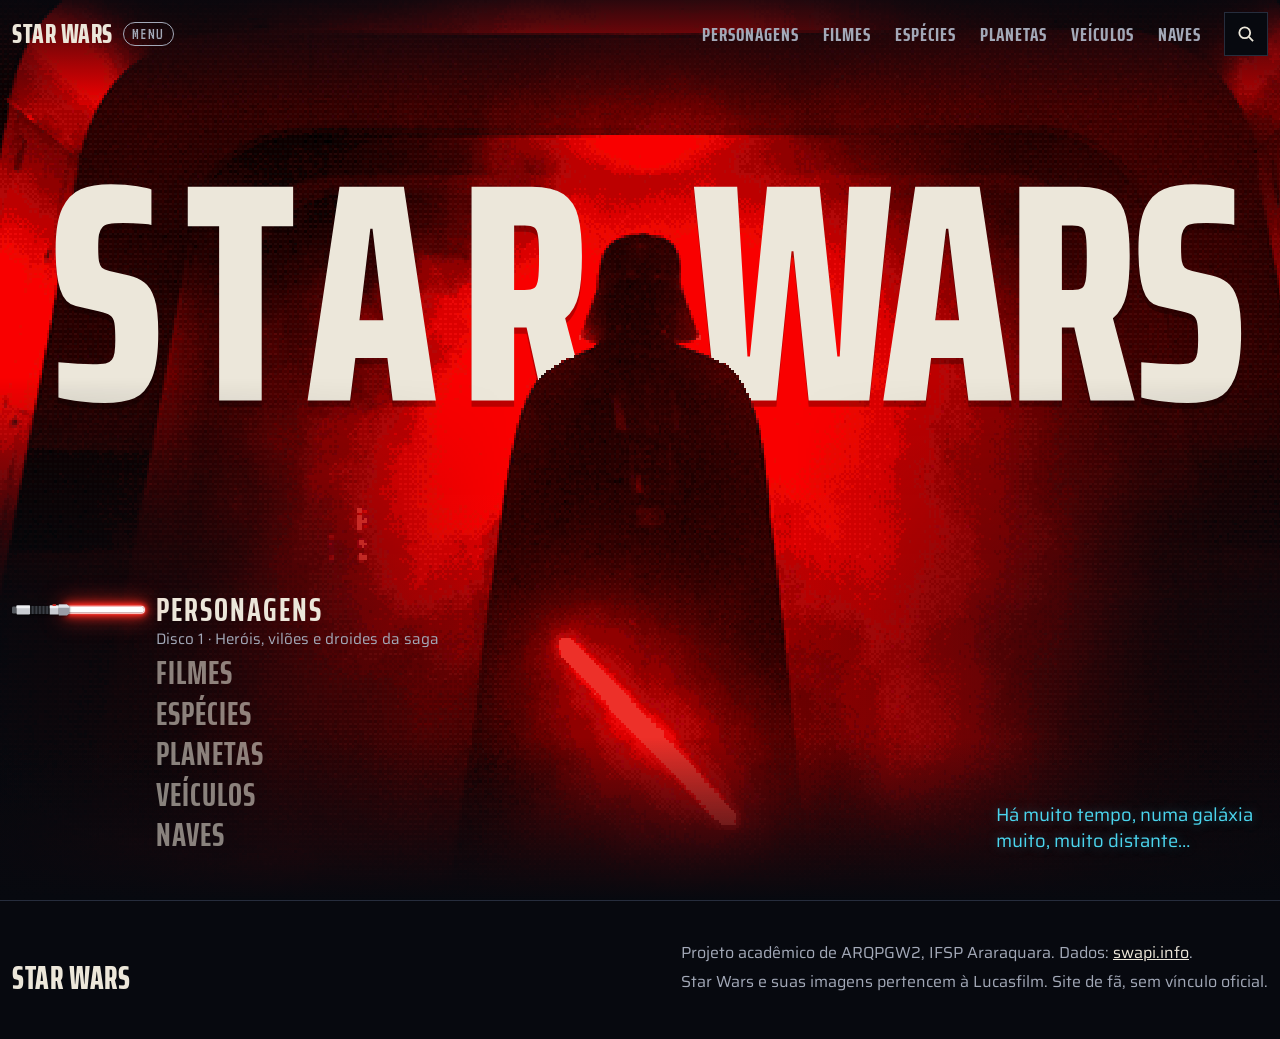
<file: index.html>
<!doctype html>
<html lang="pt-BR" data-bs-theme="dark">
<head>
  <meta charset="utf-8">
  <meta name="viewport" content="width=device-width, initial-scale=1">
  <title>Star Wars: Menu principal</title>
  <meta name="description" content="Os seis discos de Star Wars: personagens, filmes, espécies, planetas, veículos e naves, em um menu de DVD que nunca existiu.">
  <link rel="preconnect" href="https://fonts.googleapis.com">
  <link rel="preconnect" href="https://fonts.gstatic.com" crossorigin>
  <link rel="stylesheet" href="https://cdn.jsdelivr.net/npm/bootstrap@5.3.3/dist/css/bootstrap.min.css">
  <link rel="stylesheet" href="https://fonts.googleapis.com/css2?family=Saira+Extra+Condensed:wght@600;700;800&family=Saira:wght@400;500;600&family=VT323&display=swap">
  <link rel="stylesheet" href="assets/css/estilo.css">
</head>
<body>
  <a class="visually-hidden-focusable pular" href="#conteudo">Pular para o conteúdo</a>

  <svg width="0" height="0" class="position-absolute" aria-hidden="true" focusable="false">
    <symbol id="cabo" viewBox="0 0 64 16">
      <rect x="0" y="4" width="5" height="8" rx="1.5" fill="#55595f"/>
      <rect x="5" y="3" width="15" height="10" rx="1" fill="#c9ccd2"/>
      <rect x="5" y="3" width="15" height="3" fill="#eef0f3"/>
      <rect x="20" y="3.5" width="22" height="9" fill="#1b1d21"/>
      <g fill="#3a3e45"><rect x="22" y="3.5" width="2" height="9"/><rect x="26" y="3.5" width="2" height="9"/><rect x="30" y="3.5" width="2" height="9"/><rect x="34" y="3.5" width="2" height="9"/><rect x="38" y="3.5" width="2" height="9"/></g>
      <rect x="42" y="3" width="10" height="10" fill="#c9ccd2"/>
      <rect x="42" y="3" width="10" height="3" fill="#eef0f3"/>
      <rect x="45" y="1.5" width="4" height="2" rx=".5" fill="#d8312a"/>
      <path d="M52 2h9l3 2v8l-3 2h-9z" fill="#9a9ea6"/>
      <path d="M52 2h9l3 2v1.5H52z" fill="#dfe2e7"/>
    </symbol>
  </svg>

  <header class="topo fixed-top">
    <nav class="navbar navbar-expand-lg" aria-label="Principal">
      <div class="container-xxl">
        <a class="navbar-brand d-flex align-items-center m-0 text-uppercase lh-1" href="index.html">Star Wars <span class="rotulo-disco">Menu</span></a>
        <button class="navbar-toggler" type="button" data-bs-toggle="collapse" data-bs-target="#menu" aria-controls="menu" aria-expanded="false" aria-label="Abrir menu">
          <span class="toggler-linhas d-grid" aria-hidden="true"><i></i><i></i><i></i></span>
        </button>
        <div class="collapse navbar-collapse align-items-center" id="menu">
          <ul class="navbar-nav ms-auto">
            <li class="nav-item"><a class="nav-link" href="personagens.html">Personagens</a></li>
            <li class="nav-item"><a class="nav-link" href="filmes.html">Filmes</a></li>
            <li class="nav-item"><a class="nav-link" href="especies.html">Espécies</a></li>
            <li class="nav-item"><a class="nav-link" href="planetas.html">Planetas</a></li>
            <li class="nav-item"><a class="nav-link" href="veiculos.html">Veículos</a></li>
            <li class="nav-item"><a class="nav-link" href="naves.html">Naves</a></li>
          </ul>
          <!-- Busca geral: só visual, aguardando decisão sobre o RF06 -->
          <form class="busca-topo position-relative flex-shrink-0" role="search">
            <label class="visually-hidden" for="busca-geral">Buscar em todos os discos</label>
            <input class="busca-topo-campo" id="busca-geral" type="search" placeholder="Buscar em todos os discos" autocomplete="off" spellcheck="false">
          </form>
        </div>
      </div>
    </nav>
  </header>

  <main id="conteudo">
    <section class="abertura position-relative overflow-hidden d-flex align-items-end" data-luz="vermelha" aria-labelledby="titulo">
      <div class="palco position-absolute">
        <img class="cena" src="assets/img/home/corredor.png" alt="">
        <h1 class="titulo position-absolute m-0 d-grid" id="titulo"><span>Star</span> <span>Wars</span></h1>
        <img class="cena frente" src="assets/img/home/vader.png" alt="Darth Vader em silhueta, com o sabre aceso, em um corredor enevoado">
      </div>
      <div class="container-xxl abertura-base d-flex flex-wrap justify-content-between align-items-end">
        <nav class="menu-dvd position-relative d-grid" aria-label="Menu do disco">
          <span class="cursor position-absolute start-0 d-flex align-items-center pe-none" aria-hidden="true">
            <svg class="cursor-cabo flex-shrink-0"><use href="#cabo"/></svg><i class="cursor-lamina flex-grow-1"></i>
          </span>
          <a class="ativa d-grid text-decoration-none" data-luz="vermelha" href="personagens.html"><span class="menu-rotulo">Personagens</span><span class="menu-legenda">Disco 1 · Heróis, vilões e droides da saga</span></a>
          <a class="d-grid text-decoration-none" data-luz="amarela" href="filmes.html"><span class="menu-rotulo">Filmes</span><span class="menu-legenda">Disco 2 · Do Episódio I ao VI</span></a>
          <a class="d-grid text-decoration-none" data-luz="verde" href="especies.html"><span class="menu-rotulo">Espécies</span><span class="menu-legenda">Disco 3 · Humanos, wookiees, hutts e outros povos</span></a>
          <a class="d-grid text-decoration-none" data-luz="areia" href="planetas.html"><span class="menu-rotulo">Planetas</span><span class="menu-legenda">Disco 4 · Desertos, pântanos e gigantes gasosos</span></a>
          <a class="d-grid text-decoration-none" data-luz="roxa" href="veiculos.html"><span class="menu-rotulo">Veículos</span><span class="menu-legenda">Disco 5 · Speeders, walkers e transportes de superfície</span></a>
          <a class="d-grid text-decoration-none" data-luz="azul" href="naves.html"><span class="menu-rotulo">Naves</span><span class="menu-legenda">Disco 6 · Cargueiros, caças e cruzadores</span></a>
        </nav>
        <p class="abertura-texto m-0">Há muito tempo, numa galáxia muito, muito distante&hellip;</p>
      </div>
    </section>

  </main>

  <footer class="rodape rodape-galaxia">
    <div class="container-xxl rodape-grade d-flex flex-wrap justify-content-between align-items-end">
      <p class="rodape-marca">Star Wars</p>
      <div>
        <p>Projeto acadêmico de ARQPGW2, IFSP Araraquara. Dados: <a href="https://swapi.info">swapi.info</a>.</p>
        <p>Star Wars e suas imagens pertencem à Lucasfilm. Site de fã, sem vínculo oficial.</p>
      </div>
    </div>
  </footer>

  <script src="https://cdn.jsdelivr.net/npm/bootstrap@5.3.3/dist/js/bootstrap.bundle.min.js"></script>
  <script type="module" src="assets/js/inicio.js"></script>
</body>
</html>
</file>
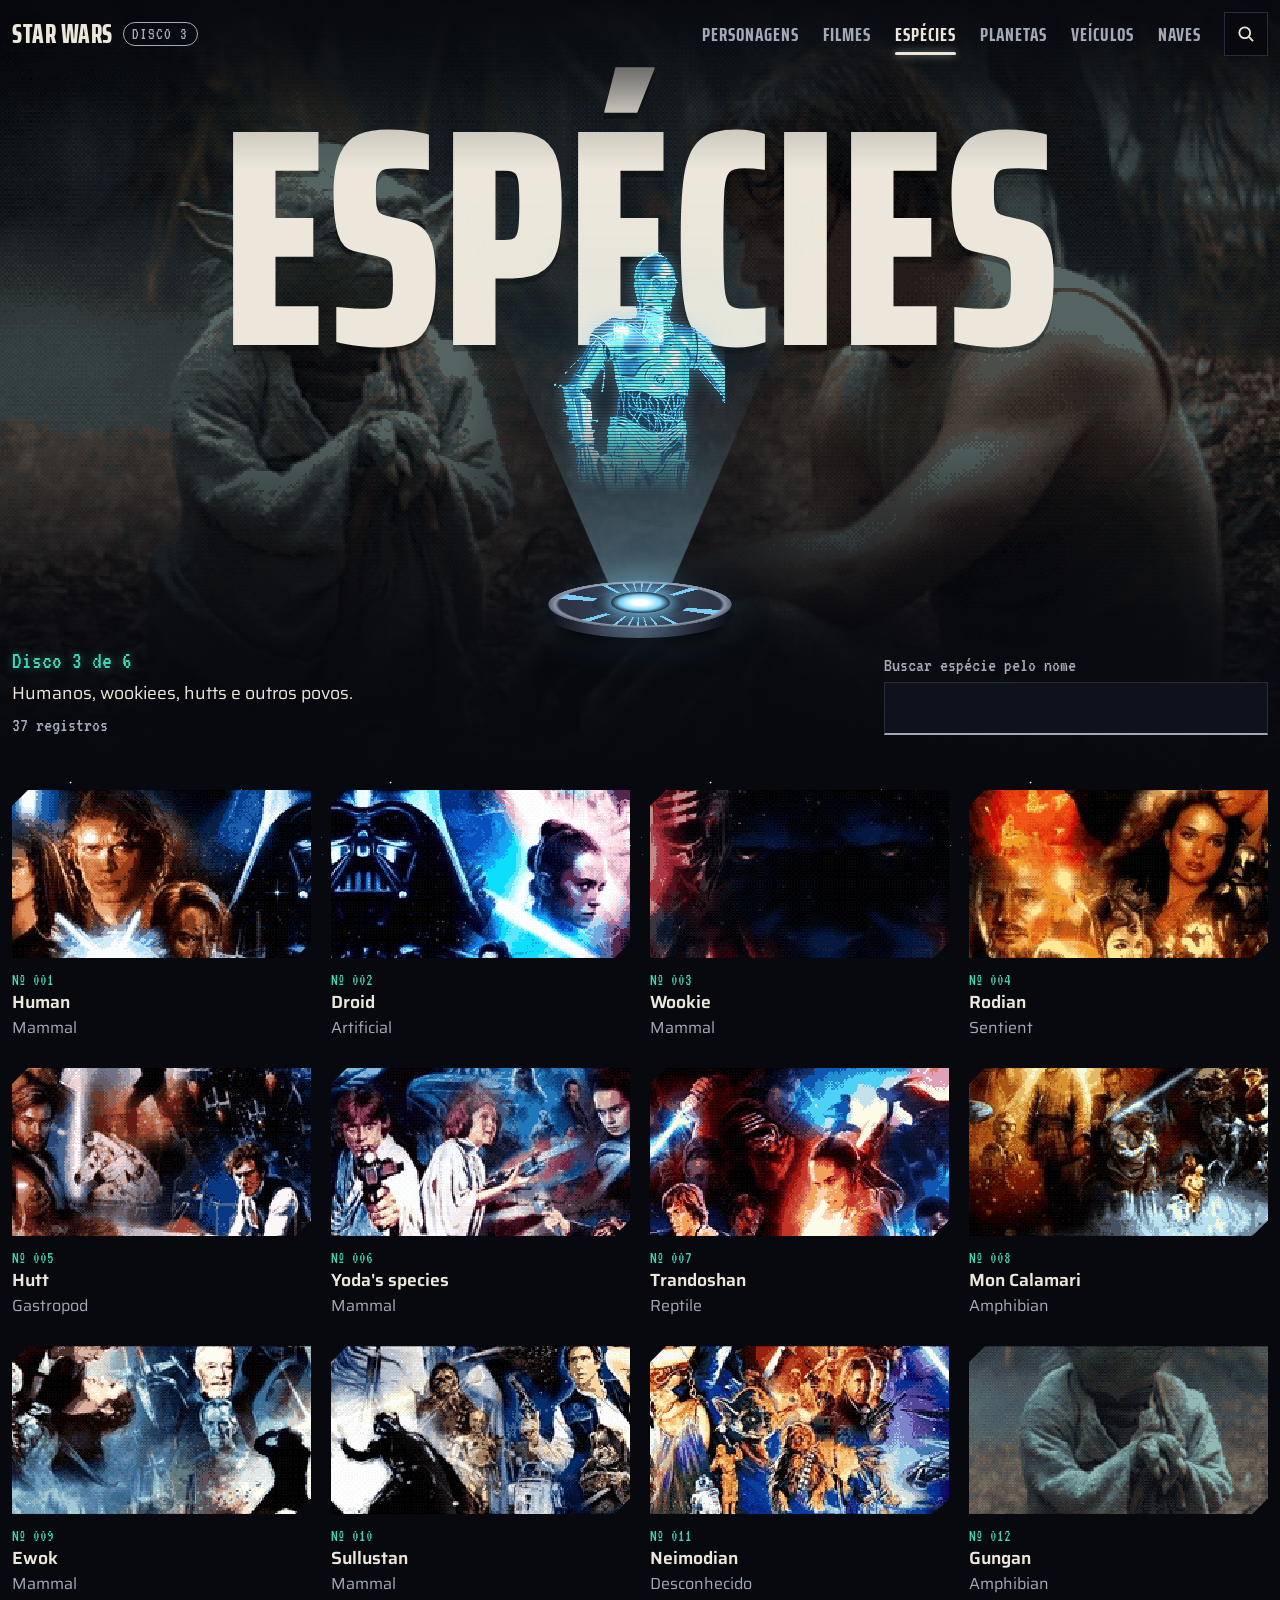
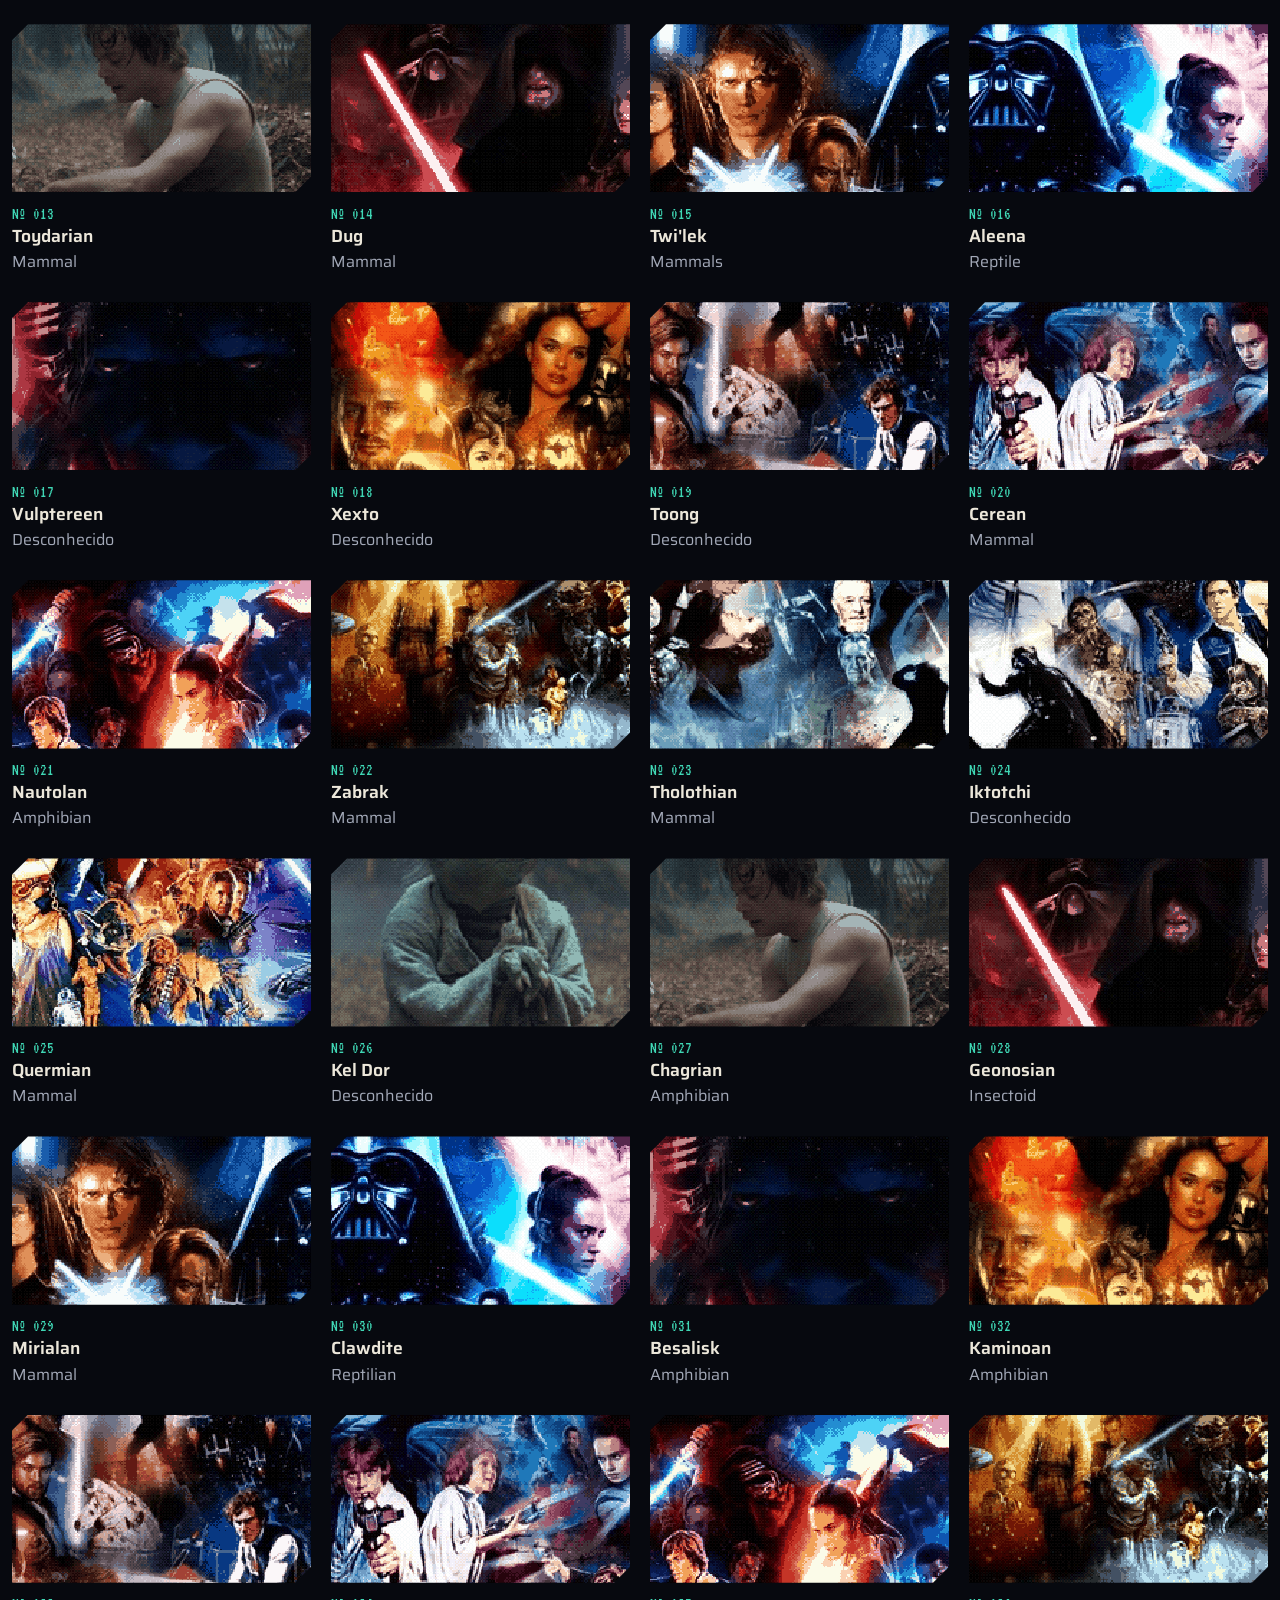
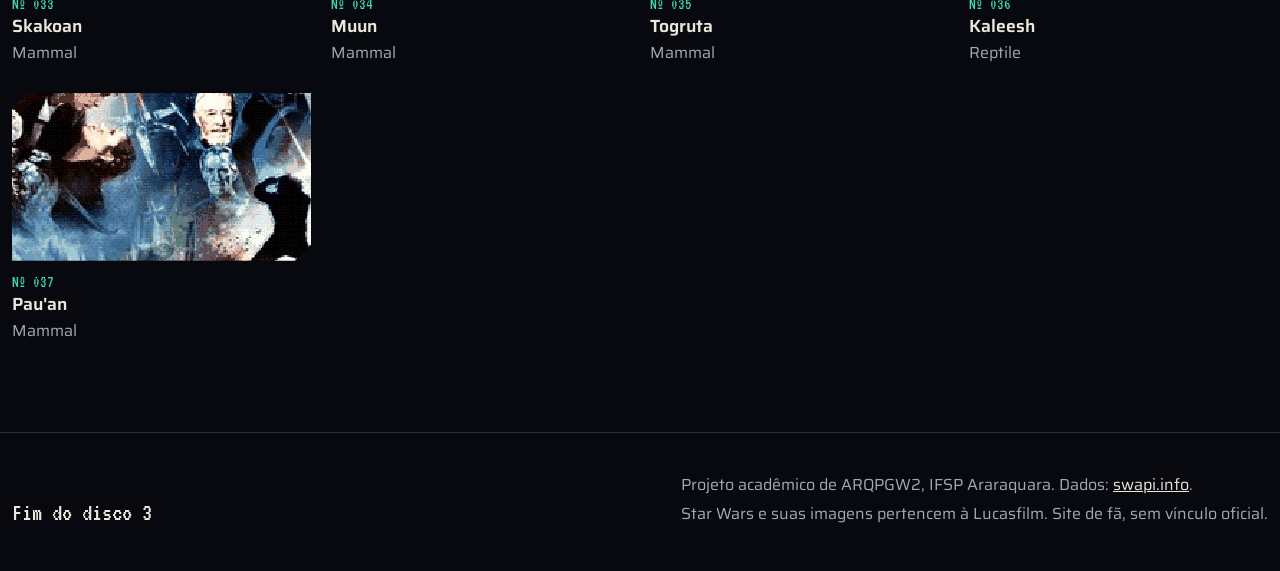
<file: especies.html>
<!doctype html>
<html lang="pt-BR" data-bs-theme="dark">
<head>
  <meta charset="utf-8">
  <meta name="viewport" content="width=device-width, initial-scale=1">
  <title>Espécies: Disco 3</title>
  <meta name="description" content="Disco 3 de 6: Humanos, wookiees, hutts e outros povos.">
  <link rel="preconnect" href="https://fonts.googleapis.com">
  <link rel="preconnect" href="https://fonts.gstatic.com" crossorigin>
  <link rel="stylesheet" href="https://cdn.jsdelivr.net/npm/bootstrap@5.3.3/dist/css/bootstrap.min.css">
  <link rel="stylesheet" href="https://fonts.googleapis.com/css2?family=Saira+Extra+Condensed:wght@600;700;800&family=Saira:wght@400;500;600&family=VT323&display=swap">
  <link rel="stylesheet" href="assets/css/estilo.css">
</head>
<body data-recurso="species">
  <a class="visually-hidden-focusable pular" href="#conteudo">Pular para o conteúdo</a>

  <svg width="0" height="0" class="position-absolute" aria-hidden="true" focusable="false">
    <symbol id="cabo" viewBox="0 0 64 16">
      <rect x="0" y="4" width="5" height="8" rx="1.5" fill="#55595f"/>
      <rect x="5" y="3" width="15" height="10" rx="1" fill="#c9ccd2"/>
      <rect x="5" y="3" width="15" height="3" fill="#eef0f3"/>
      <rect x="20" y="3.5" width="22" height="9" fill="#1b1d21"/>
      <g fill="#3a3e45"><rect x="22" y="3.5" width="2" height="9"/><rect x="26" y="3.5" width="2" height="9"/><rect x="30" y="3.5" width="2" height="9"/><rect x="34" y="3.5" width="2" height="9"/><rect x="38" y="3.5" width="2" height="9"/></g>
      <rect x="42" y="3" width="10" height="10" fill="#c9ccd2"/>
      <rect x="42" y="3" width="10" height="3" fill="#eef0f3"/>
      <rect x="45" y="1.5" width="4" height="2" rx=".5" fill="#d8312a"/>
      <path d="M52 2h9l3 2v8l-3 2h-9z" fill="#9a9ea6"/>
      <path d="M52 2h9l3 2v1.5H52z" fill="#dfe2e7"/>
    </symbol>
  </svg>

  <header class="topo fixed-top">
    <nav class="navbar navbar-expand-lg" aria-label="Principal">
      <div class="container-xxl">
        <a class="navbar-brand d-flex align-items-center m-0 text-uppercase lh-1" href="index.html">Star Wars <span class="rotulo-disco">Disco 3</span></a>
        <button class="navbar-toggler" type="button" data-bs-toggle="collapse" data-bs-target="#menu" aria-controls="menu" aria-expanded="false" aria-label="Abrir menu">
          <span class="toggler-linhas d-grid" aria-hidden="true"><i></i><i></i><i></i></span>
        </button>
        <div class="collapse navbar-collapse align-items-center" id="menu">
          <ul class="navbar-nav ms-auto">
            <li class="nav-item"><a class="nav-link" href="personagens.html">Personagens</a></li>
            <li class="nav-item"><a class="nav-link" href="filmes.html">Filmes</a></li>
            <li class="nav-item"><a class="nav-link active" href="especies.html" aria-current="page">Espécies</a></li>
            <li class="nav-item"><a class="nav-link" href="planetas.html">Planetas</a></li>
            <li class="nav-item"><a class="nav-link" href="veiculos.html">Veículos</a></li>
            <li class="nav-item"><a class="nav-link" href="naves.html">Naves</a></li>
          </ul>
          <!-- Busca geral: só visual, aguardando decisão sobre o RF06 -->
          <form class="busca-topo position-relative flex-shrink-0" role="search">
            <label class="visually-hidden" for="busca-geral">Buscar em todos os discos</label>
            <input class="busca-topo-campo" id="busca-geral" type="search" placeholder="Buscar em todos os discos" autocomplete="off" spellcheck="false">
        </form>
        </div>
      </div>
    </nav>
  </header>

  <main id="conteudo">
    <section class="capa position-relative overflow-hidden d-flex align-items-end" aria-labelledby="titulo">
      <div class="capa-cena" aria-hidden="true"></div>
      <h1 class="capa-titulo position-absolute start-0 end-0 m-0 text-center text-nowrap" id="titulo" style="--letras: 8">Espécies</h1>
      <div class="holo position-absolute z-1 start-50 m-0 translate-middle-x" aria-hidden="true">
        <span class="holo-feixe position-absolute"></span>
        <div class="holo-conteudo position-absolute d-grid">
          <img src="assets/img/holo/especies.png" alt="">
        </div>
        <span class="holo-base position-absolute"></span>
      </div>
      <div class="container-xxl capa-base position-relative z-2 d-flex flex-wrap justify-content-between flex-column flex-lg-row align-items-stretch align-items-lg-end">
        <div class="capa-info">
          <p class="capa-numero mb-2">Disco 3 de 6</p>
          <p class="capa-legenda m-0">Humanos, wookiees, hutts e outros povos.</p>
          <p class="capa-contagem" data-contagem="species" aria-live="polite"></p>
        </div>
        <form class="busca d-grid" role="search">
          <label class="busca-rotulo" for="busca">Buscar espécie pelo nome</label>
          <input class="busca-campo" id="busca" type="search" autocomplete="off" spellcheck="false">
        </form>
      </div>
    </section>

    <section class="secao secao-lista pt-3" aria-label="Lista de espécies">
      <div class="container-xxl">
        <ul class="lista lista-especies list-unstyled m-0" data-lista="species"></ul>
      </div>
    </section>
  </main>

  <footer class="rodape rodape-galaxia">
    <div class="container-xxl rodape-grade d-flex flex-wrap justify-content-between align-items-end">
      <p class="rodape-fim">Fim do disco 3</p>
      <div>
        <p>Projeto acadêmico de ARQPGW2, IFSP Araraquara. Dados: <a href="https://swapi.info">swapi.info</a>.</p>
        <p>Star Wars e suas imagens pertencem à Lucasfilm. Site de fã, sem vínculo oficial.</p>
      </div>
    </div>
  </footer>

  <div class="modal fade" id="modal-detalhe" tabindex="-1" aria-labelledby="modal-titulo" aria-hidden="true">
    <div class="modal-dialog modal-xl modal-dialog-scrollable modal-fullscreen-sm-down">
      <div class="modal-content">
        <div class="modal-header align-items-end gap-3">
          <div class="modal-cabeca">
            <p class="modal-tipo" data-tipo></p>
            <h2 class="modal-title" id="modal-titulo"></h2>
          </div>
          <button type="button" class="modal-fechar position-relative flex-shrink-0 align-self-start" data-bs-dismiss="modal" aria-label="Fechar"><span aria-hidden="true"></span></button>
        </div>
        <div class="modal-body d-grid">
          <div class="modal-ficha d-grid align-items-start">
            <div class="modal-imagem position-relative" data-imagem></div>
            <dl class="campos m-0 d-grid align-content-start" data-campos></dl>
          </div>
          <div class="letreiro position-relative overflow-hidden" data-abertura hidden tabindex="0" aria-label="Texto de abertura"><p lang="en"></p></div>
          <section class="modal-conexoes" aria-labelledby="modal-conexoes-titulo">
            <h3 class="modal-subtitulo d-flex align-items-center gap-3" id="modal-conexoes-titulo">Conexões</h3>
            <dl class="relacoes m-0 d-grid" data-relacoes></dl>
          </section>
          <dl class="registro m-0 d-flex flex-wrap" data-registro></dl>
        </div>
      </div>
    </div>
  </div>

  <div class="memory-card position-fixed" id="memory-card" role="status" hidden>
    <span class="memory-card-icone" aria-hidden="true"></span>
    <span>Memory card<br><span data-texto></span></span>
  </div>

  <script src="https://cdn.jsdelivr.net/npm/bootstrap@5.3.3/dist/js/bootstrap.bundle.min.js"></script>
  <script type="module" src="assets/js/pagina-disco.js"></script>
</body>
</html>
</file>
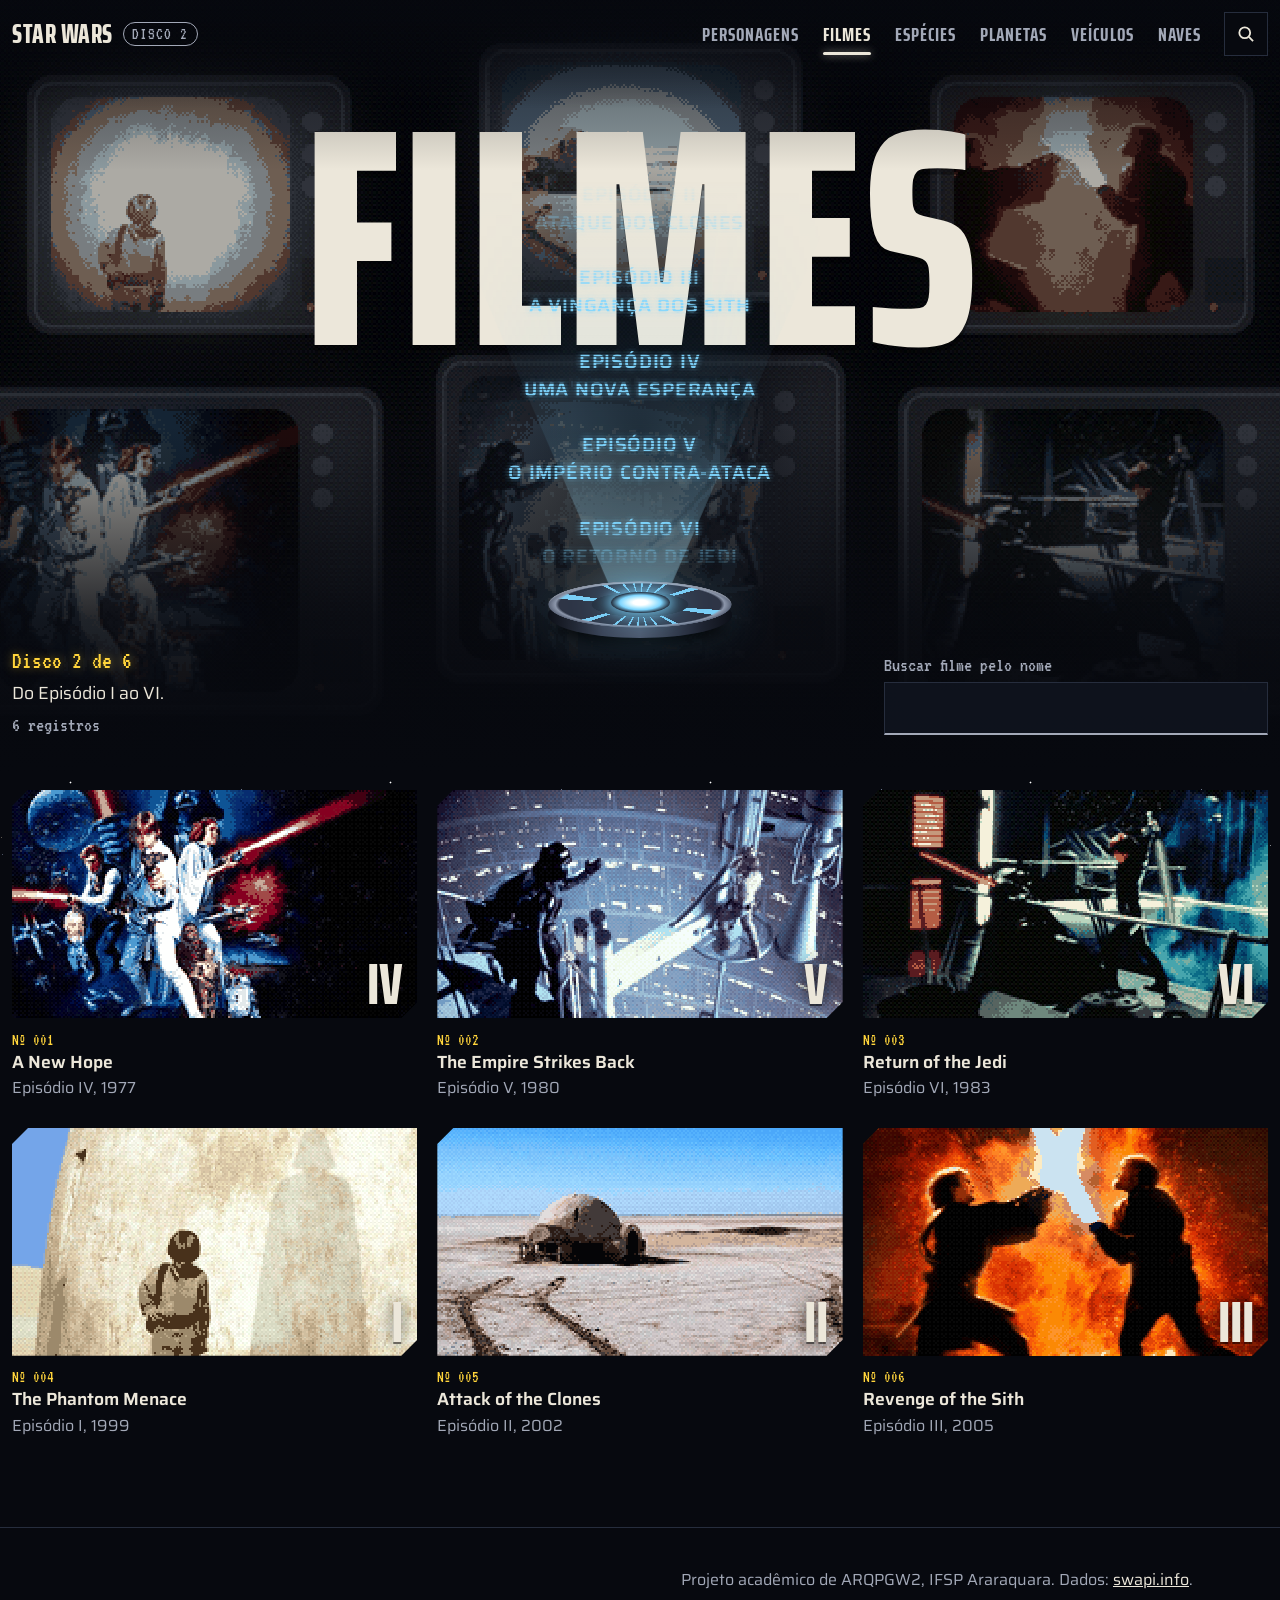
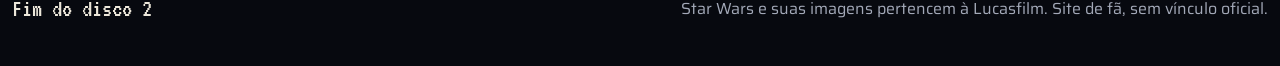
<file: filmes.html>
<!doctype html>
<html lang="pt-BR" data-bs-theme="dark">
<head>
  <meta charset="utf-8">
  <meta name="viewport" content="width=device-width, initial-scale=1">
  <title>Filmes: Disco 2</title>
  <meta name="description" content="Disco 2 de 6: Do Episódio I ao VI.">
  <link rel="preconnect" href="https://fonts.googleapis.com">
  <link rel="preconnect" href="https://fonts.gstatic.com" crossorigin>
  <link rel="stylesheet" href="https://cdn.jsdelivr.net/npm/bootstrap@5.3.3/dist/css/bootstrap.min.css">
  <link rel="stylesheet" href="https://fonts.googleapis.com/css2?family=Saira+Extra+Condensed:wght@600;700;800&family=Saira:wght@400;500;600&family=VT323&display=swap">
  <link rel="stylesheet" href="assets/css/estilo.css">
</head>
<body data-recurso="films">
  <a class="visually-hidden-focusable pular" href="#conteudo">Pular para o conteúdo</a>

  <svg width="0" height="0" class="position-absolute" aria-hidden="true" focusable="false">
    <symbol id="cabo" viewBox="0 0 64 16">
      <rect x="0" y="4" width="5" height="8" rx="1.5" fill="#55595f"/>
      <rect x="5" y="3" width="15" height="10" rx="1" fill="#c9ccd2"/>
      <rect x="5" y="3" width="15" height="3" fill="#eef0f3"/>
      <rect x="20" y="3.5" width="22" height="9" fill="#1b1d21"/>
      <g fill="#3a3e45"><rect x="22" y="3.5" width="2" height="9"/><rect x="26" y="3.5" width="2" height="9"/><rect x="30" y="3.5" width="2" height="9"/><rect x="34" y="3.5" width="2" height="9"/><rect x="38" y="3.5" width="2" height="9"/></g>
      <rect x="42" y="3" width="10" height="10" fill="#c9ccd2"/>
      <rect x="42" y="3" width="10" height="3" fill="#eef0f3"/>
      <rect x="45" y="1.5" width="4" height="2" rx=".5" fill="#d8312a"/>
      <path d="M52 2h9l3 2v8l-3 2h-9z" fill="#9a9ea6"/>
      <path d="M52 2h9l3 2v1.5H52z" fill="#dfe2e7"/>
    </symbol>
  </svg>

  <header class="topo fixed-top">
    <nav class="navbar navbar-expand-lg" aria-label="Principal">
      <div class="container-xxl">
        <a class="navbar-brand d-flex align-items-center m-0 text-uppercase lh-1" href="index.html">Star Wars <span class="rotulo-disco">Disco 2</span></a>
        <button class="navbar-toggler" type="button" data-bs-toggle="collapse" data-bs-target="#menu" aria-controls="menu" aria-expanded="false" aria-label="Abrir menu">
          <span class="toggler-linhas d-grid" aria-hidden="true"><i></i><i></i><i></i></span>
        </button>
        <div class="collapse navbar-collapse align-items-center" id="menu">
          <ul class="navbar-nav ms-auto">
            <li class="nav-item"><a class="nav-link" href="personagens.html">Personagens</a></li>
            <li class="nav-item"><a class="nav-link active" href="filmes.html" aria-current="page">Filmes</a></li>
            <li class="nav-item"><a class="nav-link" href="especies.html">Espécies</a></li>
            <li class="nav-item"><a class="nav-link" href="planetas.html">Planetas</a></li>
            <li class="nav-item"><a class="nav-link" href="veiculos.html">Veículos</a></li>
            <li class="nav-item"><a class="nav-link" href="naves.html">Naves</a></li>
          </ul>
          <!-- Busca geral: só visual, aguardando decisão sobre o RF06 -->
          <form class="busca-topo position-relative flex-shrink-0" role="search">
            <label class="visually-hidden" for="busca-geral">Buscar em todos os discos</label>
            <input class="busca-topo-campo" id="busca-geral" type="search" placeholder="Buscar em todos os discos" autocomplete="off" spellcheck="false">
        </form>
        </div>
      </div>
    </nav>
  </header>

  <main id="conteudo">
    <section class="capa position-relative overflow-hidden d-flex align-items-end" aria-labelledby="titulo">
      <div class="capa-cena" aria-hidden="true"></div>
      <h1 class="capa-titulo position-absolute start-0 end-0 m-0 text-center text-nowrap" id="titulo" style="--letras: 6">Filmes</h1>
      <div class="holo position-absolute z-1 start-50 m-0 translate-middle-x" aria-hidden="true">
        <span class="holo-feixe position-absolute"></span>
        <div class="holo-conteudo position-absolute d-grid">
          <div class="holo-letreiro position-relative w-100 h-100 overflow-hidden"><p>Episódio I<br>A Ameaça Fantasma<br><br>Episódio II<br>Ataque dos Clones<br><br>Episódio III<br>A Vingança dos Sith<br><br>Episódio IV<br>Uma Nova Esperança<br><br>Episódio V<br>O Império Contra-Ataca<br><br>Episódio VI<br>O Retorno de Jedi</p></div>
        </div>
        <span class="holo-base position-absolute"></span>
      </div>
      <div class="container-xxl capa-base position-relative z-2 d-flex flex-wrap justify-content-between flex-column flex-lg-row align-items-stretch align-items-lg-end">
        <div class="capa-info">
          <p class="capa-numero mb-2">Disco 2 de 6</p>
          <p class="capa-legenda m-0">Do Episódio I ao VI.</p>
          <p class="capa-contagem" data-contagem="films" aria-live="polite"></p>
        </div>
        <form class="busca d-grid" role="search">
          <label class="busca-rotulo" for="busca">Buscar filme pelo nome</label>
          <input class="busca-campo" id="busca" type="search" autocomplete="off" spellcheck="false">
        </form>
      </div>
    </section>

    <section class="secao secao-lista pt-3" aria-label="Lista de filmes">
      <div class="container-xxl">
        <ul class="lista lista-filmes list-unstyled m-0" data-lista="films"></ul>
      </div>
    </section>
  </main>

  <footer class="rodape rodape-galaxia">
    <div class="container-xxl rodape-grade d-flex flex-wrap justify-content-between align-items-end">
      <p class="rodape-fim">Fim do disco 2</p>
      <div>
        <p>Projeto acadêmico de ARQPGW2, IFSP Araraquara. Dados: <a href="https://swapi.info">swapi.info</a>.</p>
        <p>Star Wars e suas imagens pertencem à Lucasfilm. Site de fã, sem vínculo oficial.</p>
      </div>
    </div>
  </footer>

  <div class="modal fade" id="modal-detalhe" tabindex="-1" aria-labelledby="modal-titulo" aria-hidden="true">
    <div class="modal-dialog modal-xl modal-dialog-scrollable modal-fullscreen-sm-down">
      <div class="modal-content">
        <div class="modal-header align-items-end gap-3">
          <div class="modal-cabeca">
            <p class="modal-tipo" data-tipo></p>
            <h2 class="modal-title" id="modal-titulo"></h2>
          </div>
          <button type="button" class="modal-fechar position-relative flex-shrink-0 align-self-start" data-bs-dismiss="modal" aria-label="Fechar"><span aria-hidden="true"></span></button>
        </div>
        <div class="modal-body d-grid">
          <div class="modal-ficha d-grid align-items-start">
            <div class="modal-imagem position-relative" data-imagem></div>
            <dl class="campos m-0 d-grid align-content-start" data-campos></dl>
          </div>
          <div class="letreiro position-relative overflow-hidden" data-abertura hidden tabindex="0" aria-label="Texto de abertura"><p lang="en"></p></div>
          <section class="modal-conexoes" aria-labelledby="modal-conexoes-titulo">
            <h3 class="modal-subtitulo d-flex align-items-center gap-3" id="modal-conexoes-titulo">Conexões</h3>
            <dl class="relacoes m-0 d-grid" data-relacoes></dl>
          </section>
          <dl class="registro m-0 d-flex flex-wrap" data-registro></dl>
        </div>
      </div>
    </div>
  </div>

  <div class="memory-card position-fixed" id="memory-card" role="status" hidden>
    <span class="memory-card-icone" aria-hidden="true"></span>
    <span>Memory card<br><span data-texto></span></span>
  </div>

  <script src="https://cdn.jsdelivr.net/npm/bootstrap@5.3.3/dist/js/bootstrap.bundle.min.js"></script>
  <script type="module" src="assets/js/pagina-disco.js"></script>
</body>
</html>
</file>
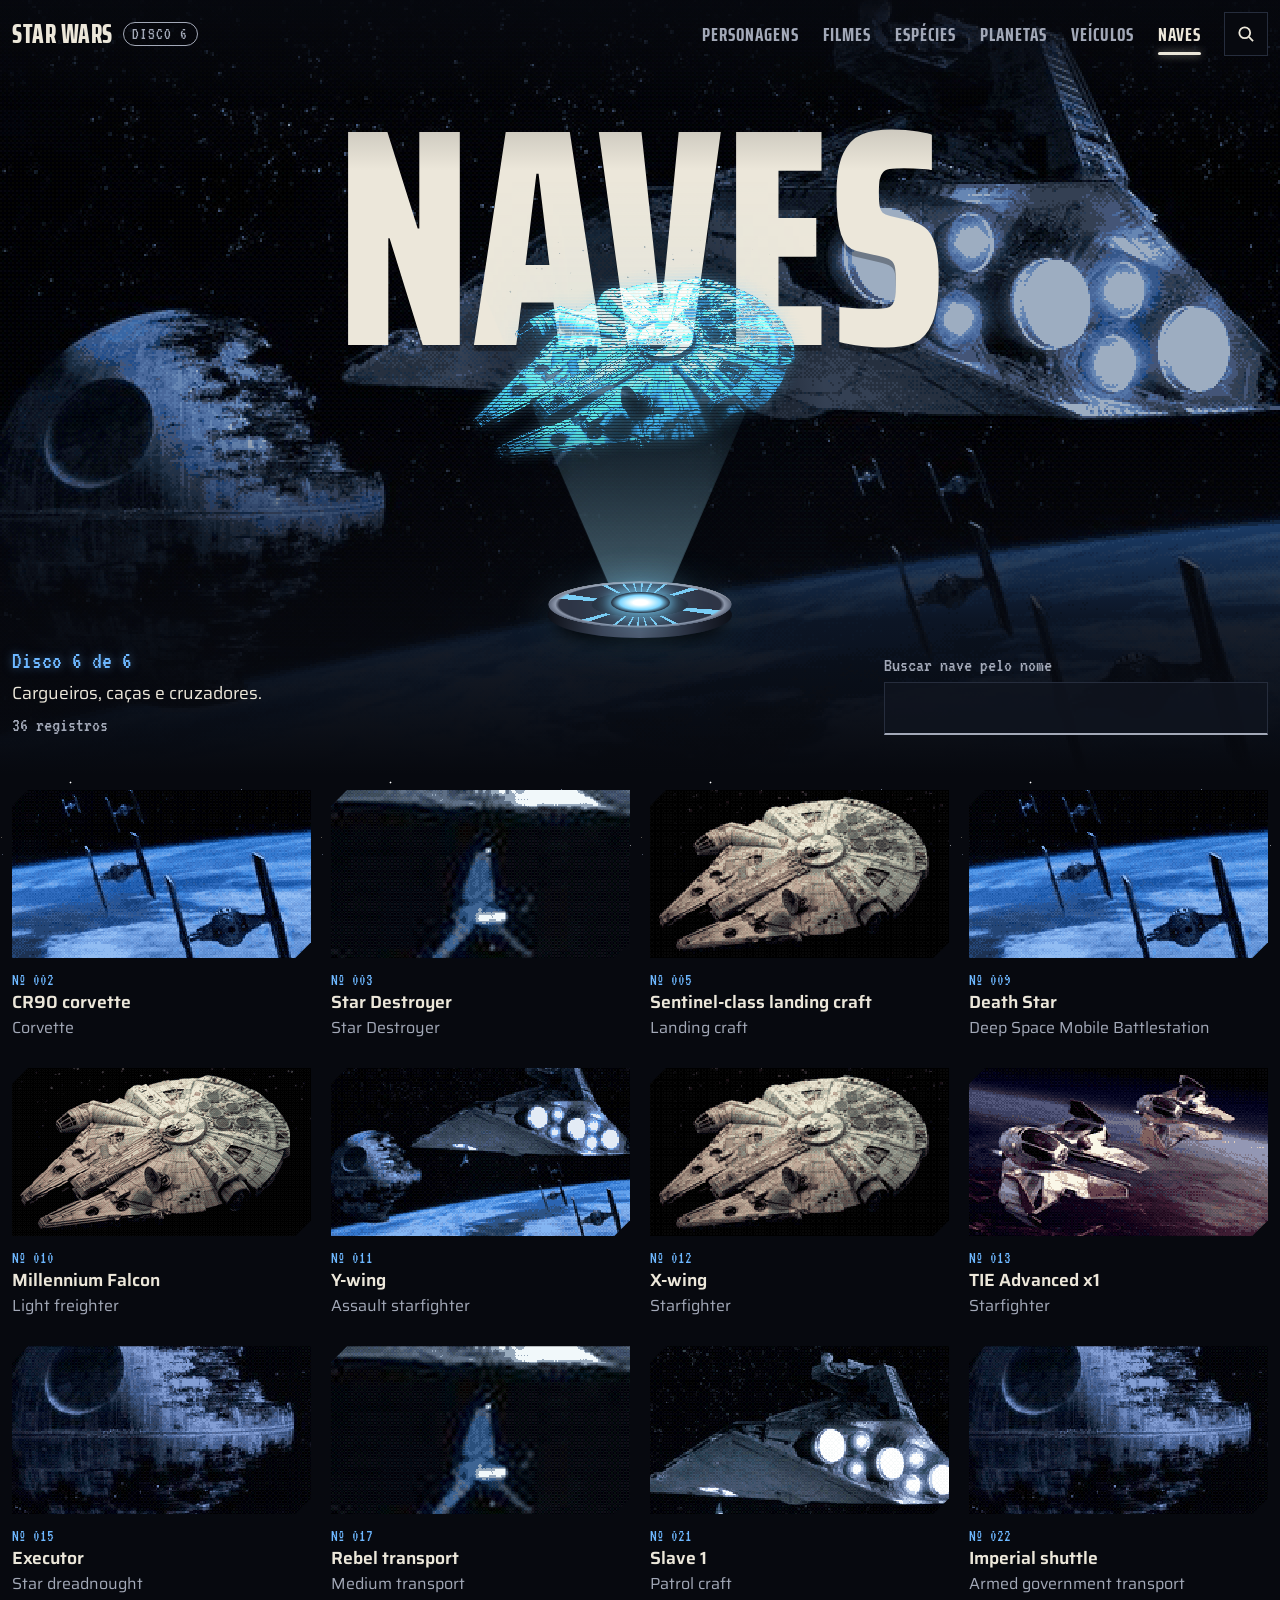
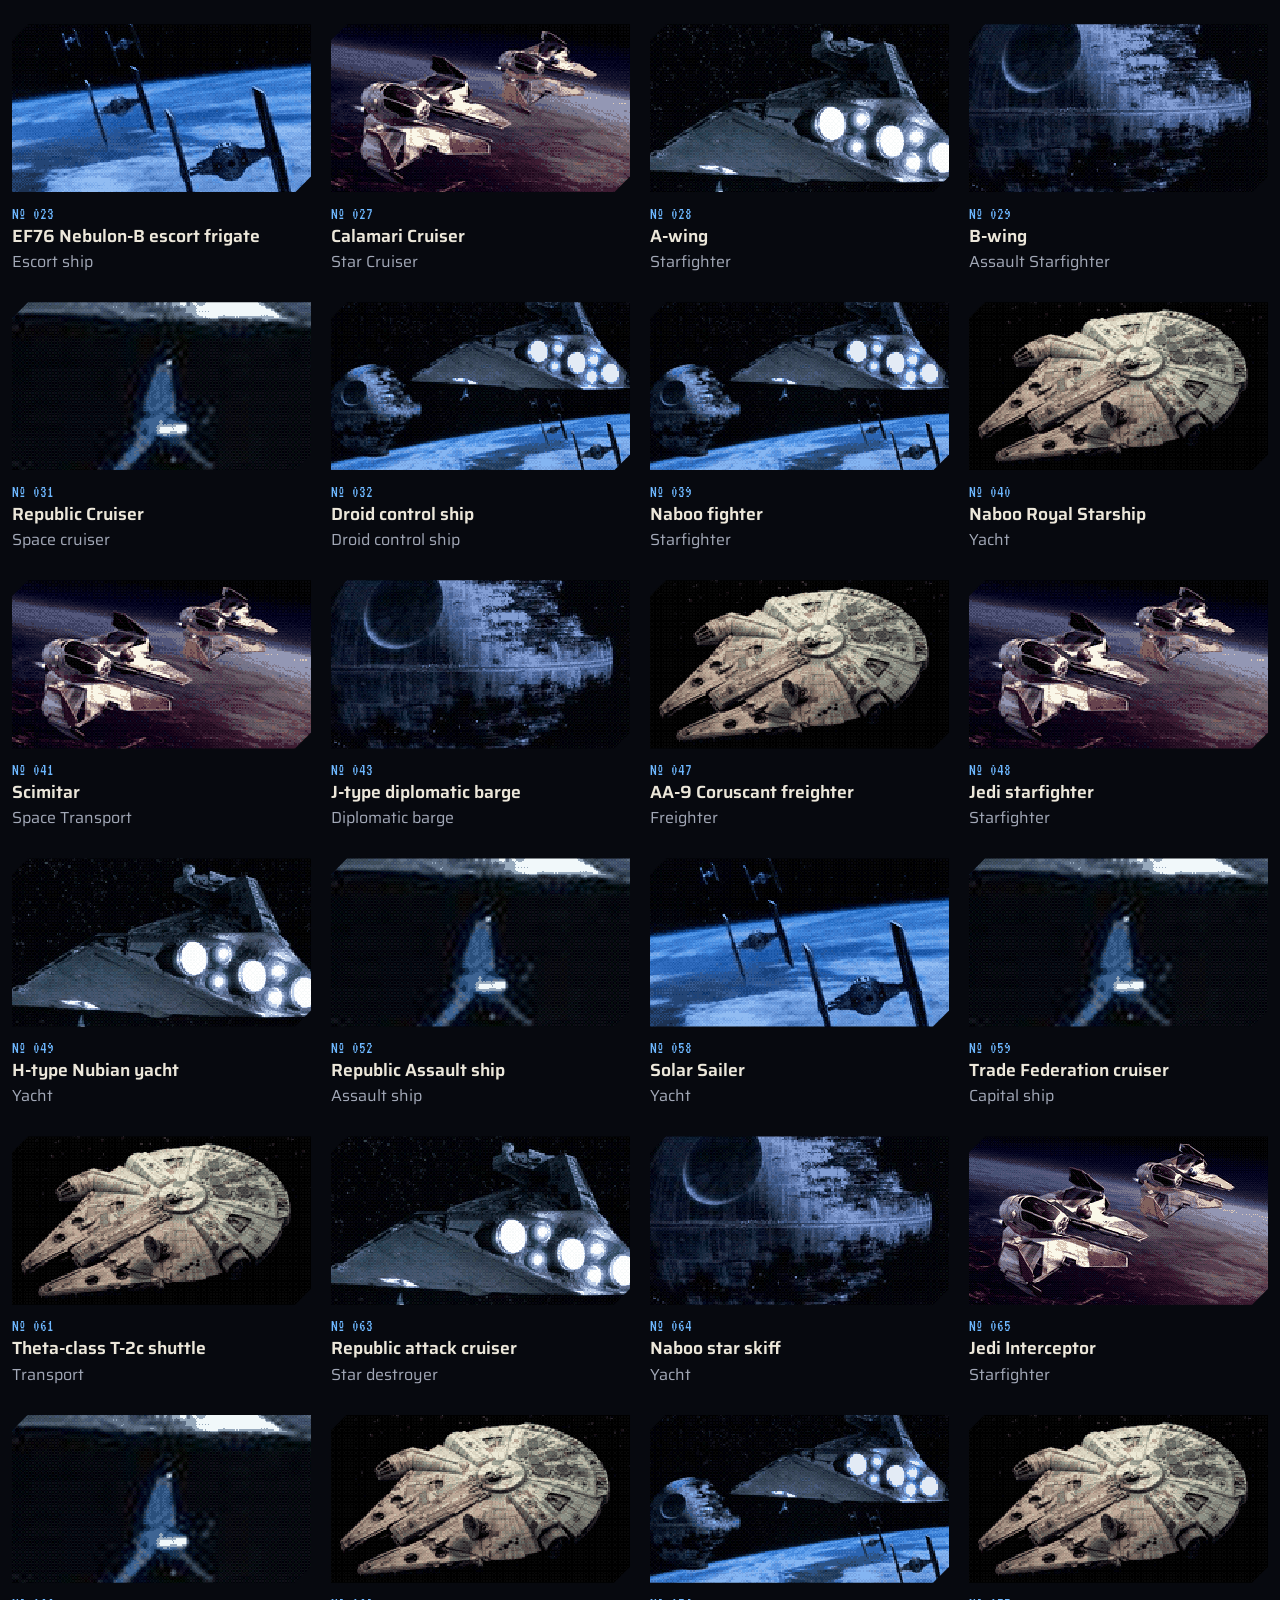
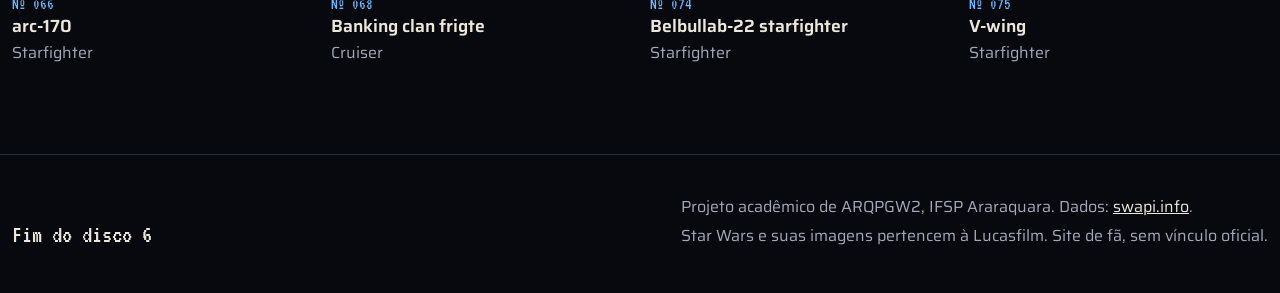
<file: naves.html>
<!doctype html>
<html lang="pt-BR" data-bs-theme="dark">
<head>
  <meta charset="utf-8">
  <meta name="viewport" content="width=device-width, initial-scale=1">
  <title>Naves: Disco 6</title>
  <meta name="description" content="Disco 6 de 6: Cargueiros, caças e cruzadores.">
  <link rel="preconnect" href="https://fonts.googleapis.com">
  <link rel="preconnect" href="https://fonts.gstatic.com" crossorigin>
  <link rel="stylesheet" href="https://cdn.jsdelivr.net/npm/bootstrap@5.3.3/dist/css/bootstrap.min.css">
  <link rel="stylesheet" href="https://fonts.googleapis.com/css2?family=Saira+Extra+Condensed:wght@600;700;800&family=Saira:wght@400;500;600&family=VT323&display=swap">
  <link rel="stylesheet" href="assets/css/estilo.css">
</head>
<body data-recurso="starships">
  <a class="visually-hidden-focusable pular" href="#conteudo">Pular para o conteúdo</a>

  <svg width="0" height="0" class="position-absolute" aria-hidden="true" focusable="false">
    <symbol id="cabo" viewBox="0 0 64 16">
      <rect x="0" y="4" width="5" height="8" rx="1.5" fill="#55595f"/>
      <rect x="5" y="3" width="15" height="10" rx="1" fill="#c9ccd2"/>
      <rect x="5" y="3" width="15" height="3" fill="#eef0f3"/>
      <rect x="20" y="3.5" width="22" height="9" fill="#1b1d21"/>
      <g fill="#3a3e45"><rect x="22" y="3.5" width="2" height="9"/><rect x="26" y="3.5" width="2" height="9"/><rect x="30" y="3.5" width="2" height="9"/><rect x="34" y="3.5" width="2" height="9"/><rect x="38" y="3.5" width="2" height="9"/></g>
      <rect x="42" y="3" width="10" height="10" fill="#c9ccd2"/>
      <rect x="42" y="3" width="10" height="3" fill="#eef0f3"/>
      <rect x="45" y="1.5" width="4" height="2" rx=".5" fill="#d8312a"/>
      <path d="M52 2h9l3 2v8l-3 2h-9z" fill="#9a9ea6"/>
      <path d="M52 2h9l3 2v1.5H52z" fill="#dfe2e7"/>
    </symbol>
  </svg>

  <header class="topo fixed-top">
    <nav class="navbar navbar-expand-lg" aria-label="Principal">
      <div class="container-xxl">
        <a class="navbar-brand d-flex align-items-center m-0 text-uppercase lh-1" href="index.html">Star Wars <span class="rotulo-disco">Disco 6</span></a>
        <button class="navbar-toggler" type="button" data-bs-toggle="collapse" data-bs-target="#menu" aria-controls="menu" aria-expanded="false" aria-label="Abrir menu">
          <span class="toggler-linhas d-grid" aria-hidden="true"><i></i><i></i><i></i></span>
        </button>
        <div class="collapse navbar-collapse align-items-center" id="menu">
          <ul class="navbar-nav ms-auto">
            <li class="nav-item"><a class="nav-link" href="personagens.html">Personagens</a></li>
            <li class="nav-item"><a class="nav-link" href="filmes.html">Filmes</a></li>
            <li class="nav-item"><a class="nav-link" href="especies.html">Espécies</a></li>
            <li class="nav-item"><a class="nav-link" href="planetas.html">Planetas</a></li>
            <li class="nav-item"><a class="nav-link" href="veiculos.html">Veículos</a></li>
            <li class="nav-item"><a class="nav-link active" href="naves.html" aria-current="page">Naves</a></li>
          </ul>
          <!-- Busca geral: só visual, aguardando decisão sobre o RF06 -->
          <form class="busca-topo position-relative flex-shrink-0" role="search">
            <label class="visually-hidden" for="busca-geral">Buscar em todos os discos</label>
            <input class="busca-topo-campo" id="busca-geral" type="search" placeholder="Buscar em todos os discos" autocomplete="off" spellcheck="false">
        </form>
        </div>
      </div>
    </nav>
  </header>

  <main id="conteudo">
    <section class="capa position-relative overflow-hidden d-flex align-items-end" aria-labelledby="titulo">
      <div class="capa-cena" aria-hidden="true"></div>
      <h1 class="capa-titulo position-absolute start-0 end-0 m-0 text-center text-nowrap" id="titulo" style="--letras: 5">Naves</h1>
      <div class="holo position-absolute z-1 start-50 m-0 translate-middle-x" aria-hidden="true">
        <span class="holo-feixe position-absolute"></span>
        <div class="holo-conteudo position-absolute d-grid">
          <img src="assets/img/holo/naves.png" alt="">
        </div>
        <span class="holo-base position-absolute"></span>
      </div>
      <div class="container-xxl capa-base position-relative z-2 d-flex flex-wrap justify-content-between flex-column flex-lg-row align-items-stretch align-items-lg-end">
        <div class="capa-info">
          <p class="capa-numero mb-2">Disco 6 de 6</p>
          <p class="capa-legenda m-0">Cargueiros, caças e cruzadores.</p>
          <p class="capa-contagem" data-contagem="starships" aria-live="polite"></p>
        </div>
        <form class="busca d-grid" role="search">
          <label class="busca-rotulo" for="busca">Buscar nave pelo nome</label>
          <input class="busca-campo" id="busca" type="search" autocomplete="off" spellcheck="false">
        </form>
      </div>
    </section>

    <section class="secao secao-lista pt-3" aria-label="Lista de naves">
      <div class="container-xxl">
        <ul class="lista lista-naves list-unstyled m-0" data-lista="starships"></ul>
      </div>
    </section>
  </main>

  <footer class="rodape rodape-galaxia">
    <div class="container-xxl rodape-grade d-flex flex-wrap justify-content-between align-items-end">
      <p class="rodape-fim">Fim do disco 6</p>
      <div>
        <p>Projeto acadêmico de ARQPGW2, IFSP Araraquara. Dados: <a href="https://swapi.info">swapi.info</a>.</p>
        <p>Star Wars e suas imagens pertencem à Lucasfilm. Site de fã, sem vínculo oficial.</p>
      </div>
    </div>
  </footer>

  <div class="modal fade" id="modal-detalhe" tabindex="-1" aria-labelledby="modal-titulo" aria-hidden="true">
    <div class="modal-dialog modal-xl modal-dialog-scrollable modal-fullscreen-sm-down">
      <div class="modal-content">
        <div class="modal-header align-items-end gap-3">
          <div class="modal-cabeca">
            <p class="modal-tipo" data-tipo></p>
            <h2 class="modal-title" id="modal-titulo"></h2>
          </div>
          <button type="button" class="modal-fechar position-relative flex-shrink-0 align-self-start" data-bs-dismiss="modal" aria-label="Fechar"><span aria-hidden="true"></span></button>
        </div>
        <div class="modal-body d-grid">
          <div class="modal-ficha d-grid align-items-start">
            <div class="modal-imagem position-relative" data-imagem></div>
            <dl class="campos m-0 d-grid align-content-start" data-campos></dl>
          </div>
          <div class="letreiro position-relative overflow-hidden" data-abertura hidden tabindex="0" aria-label="Texto de abertura"><p lang="en"></p></div>
          <section class="modal-conexoes" aria-labelledby="modal-conexoes-titulo">
            <h3 class="modal-subtitulo d-flex align-items-center gap-3" id="modal-conexoes-titulo">Conexões</h3>
            <dl class="relacoes m-0 d-grid" data-relacoes></dl>
          </section>
          <dl class="registro m-0 d-flex flex-wrap" data-registro></dl>
        </div>
      </div>
    </div>
  </div>

  <div class="memory-card position-fixed" id="memory-card" role="status" hidden>
    <span class="memory-card-icone" aria-hidden="true"></span>
    <span>Memory card<br><span data-texto></span></span>
  </div>

  <script src="https://cdn.jsdelivr.net/npm/bootstrap@5.3.3/dist/js/bootstrap.bundle.min.js"></script>
  <script type="module" src="assets/js/pagina-disco.js"></script>
</body>
</html>
</file>
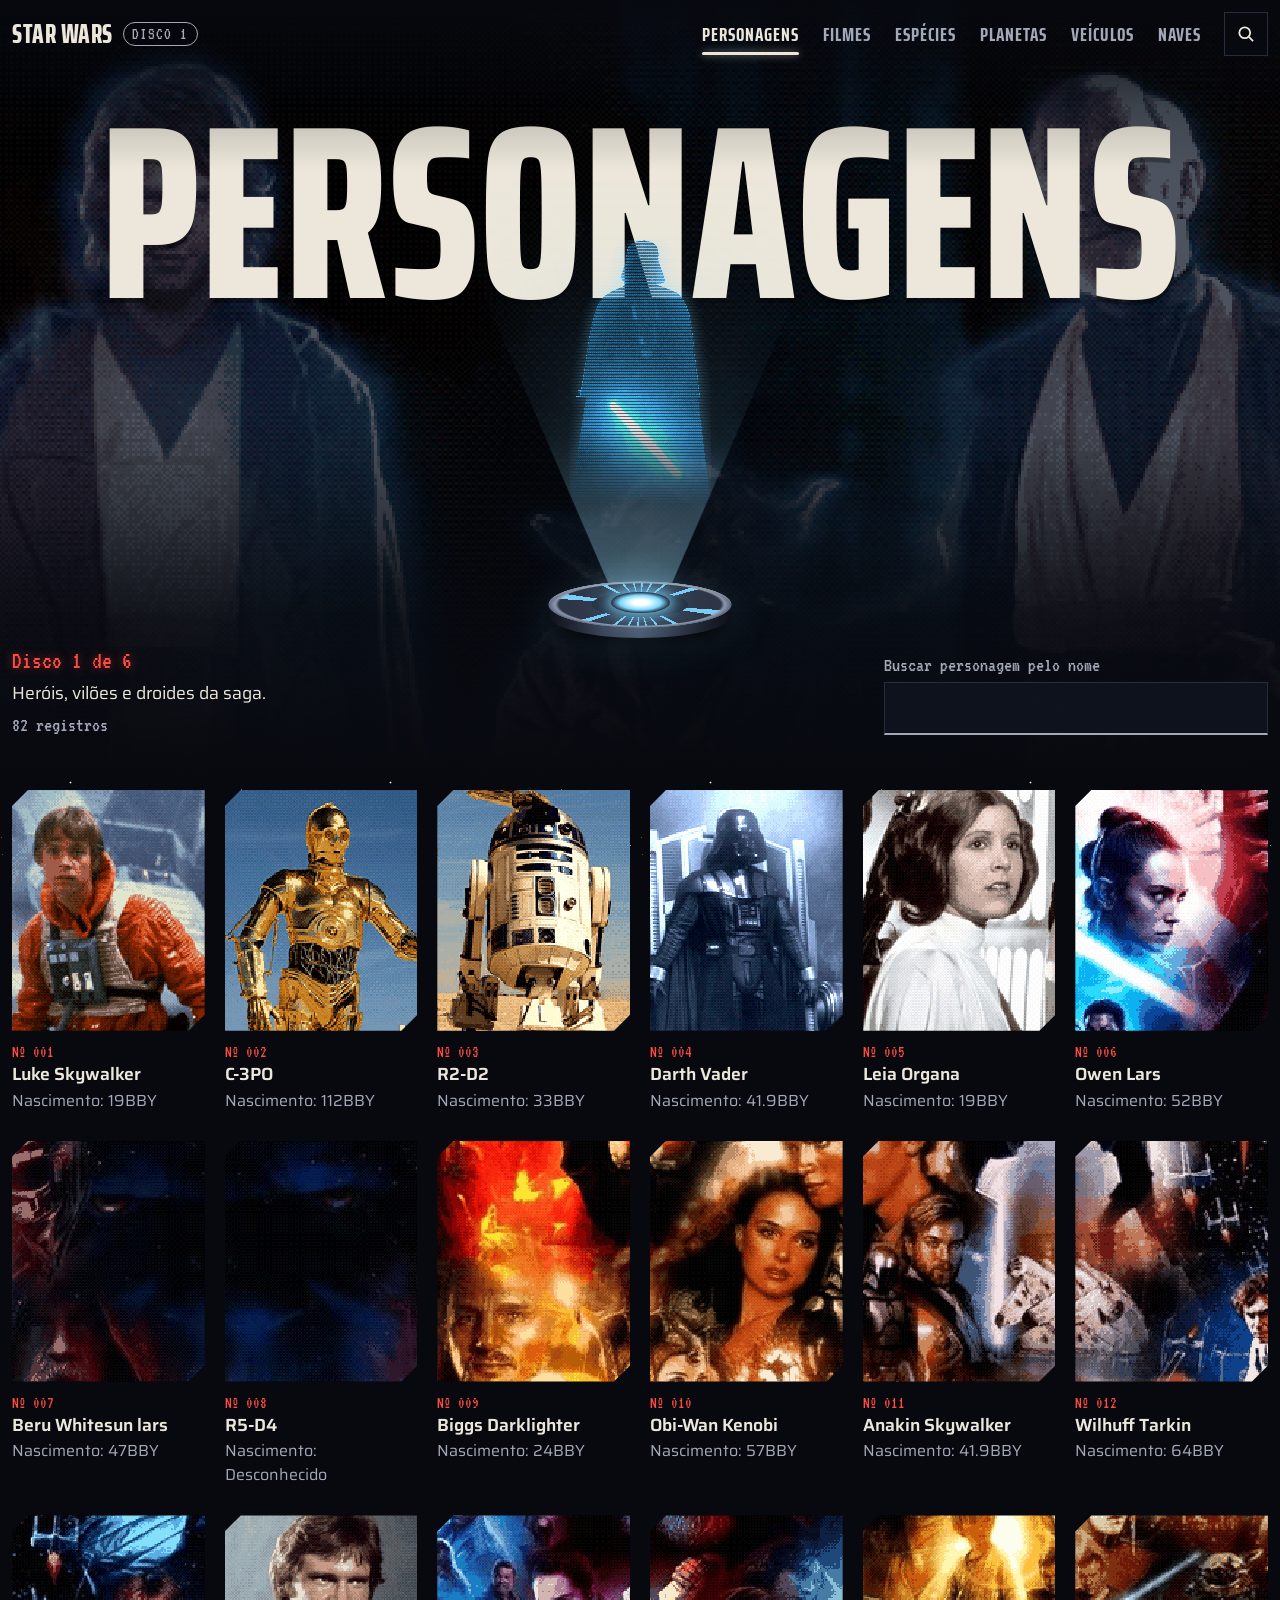
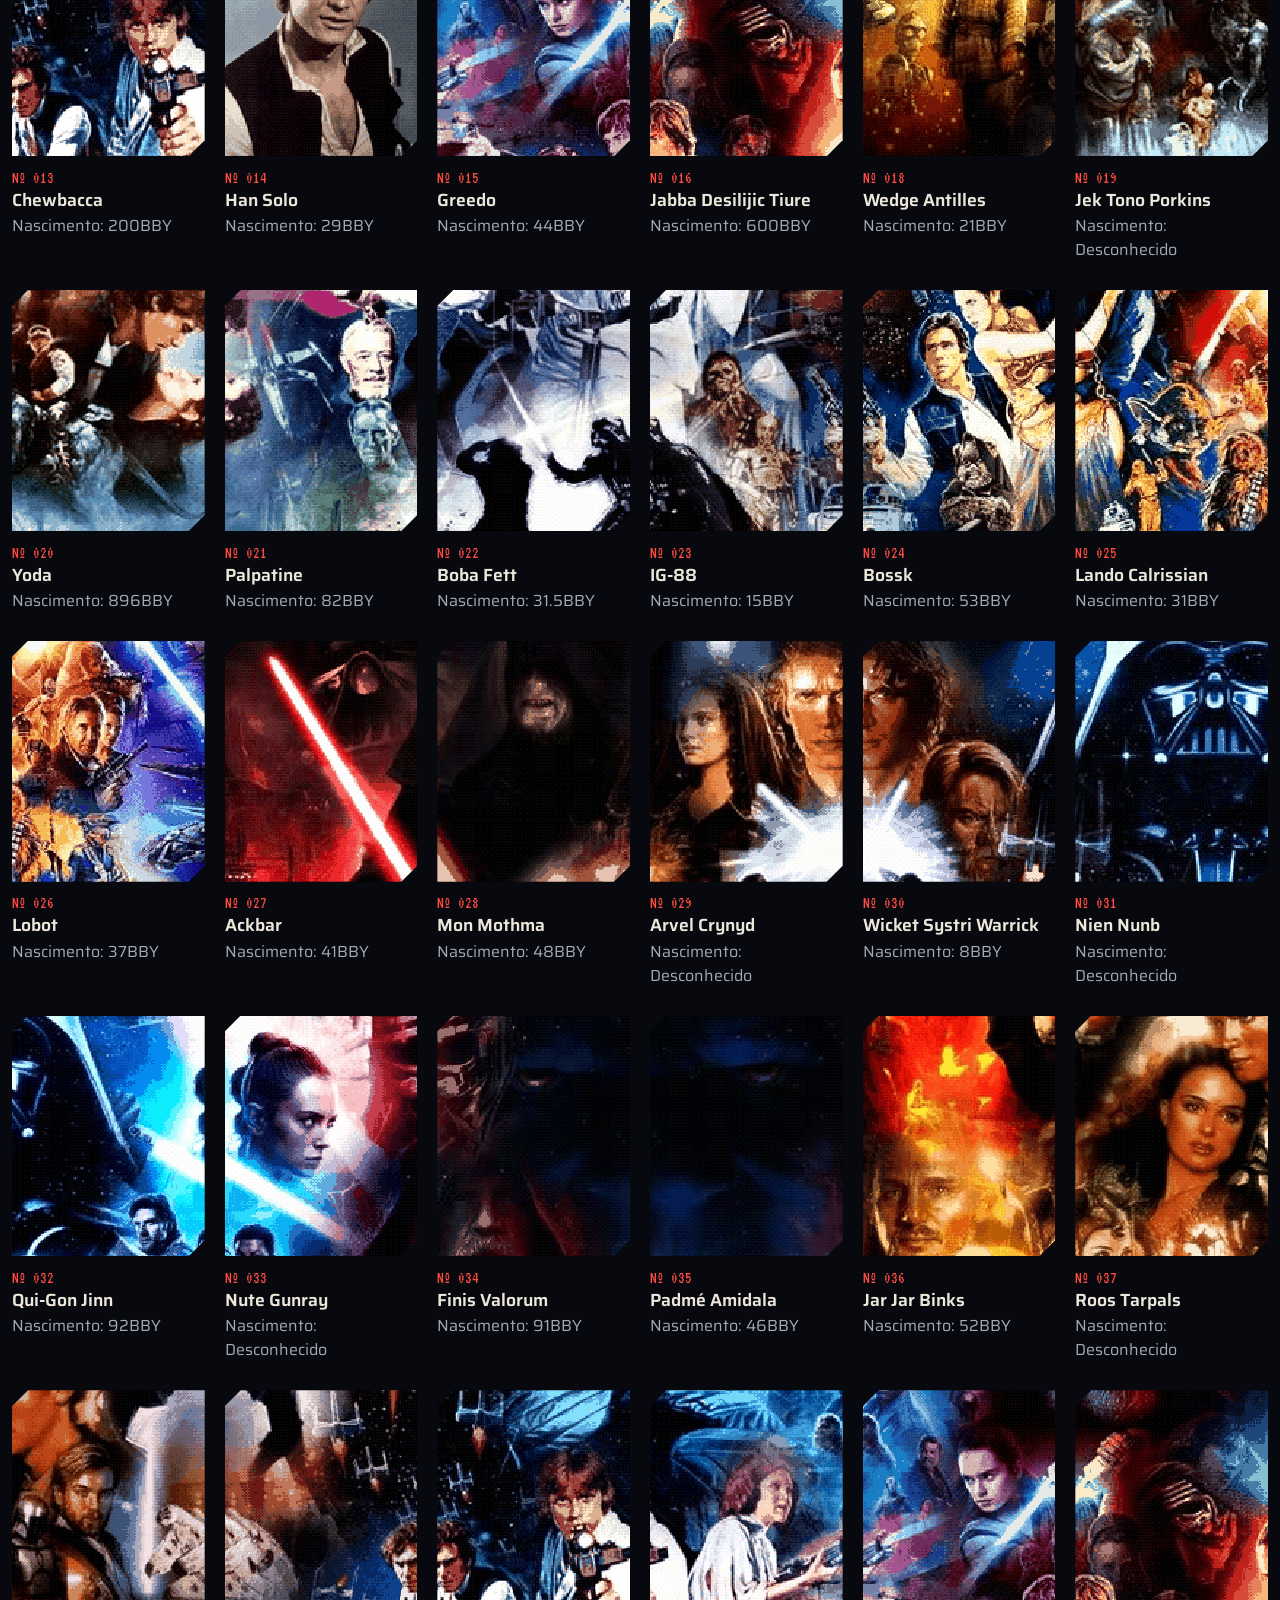
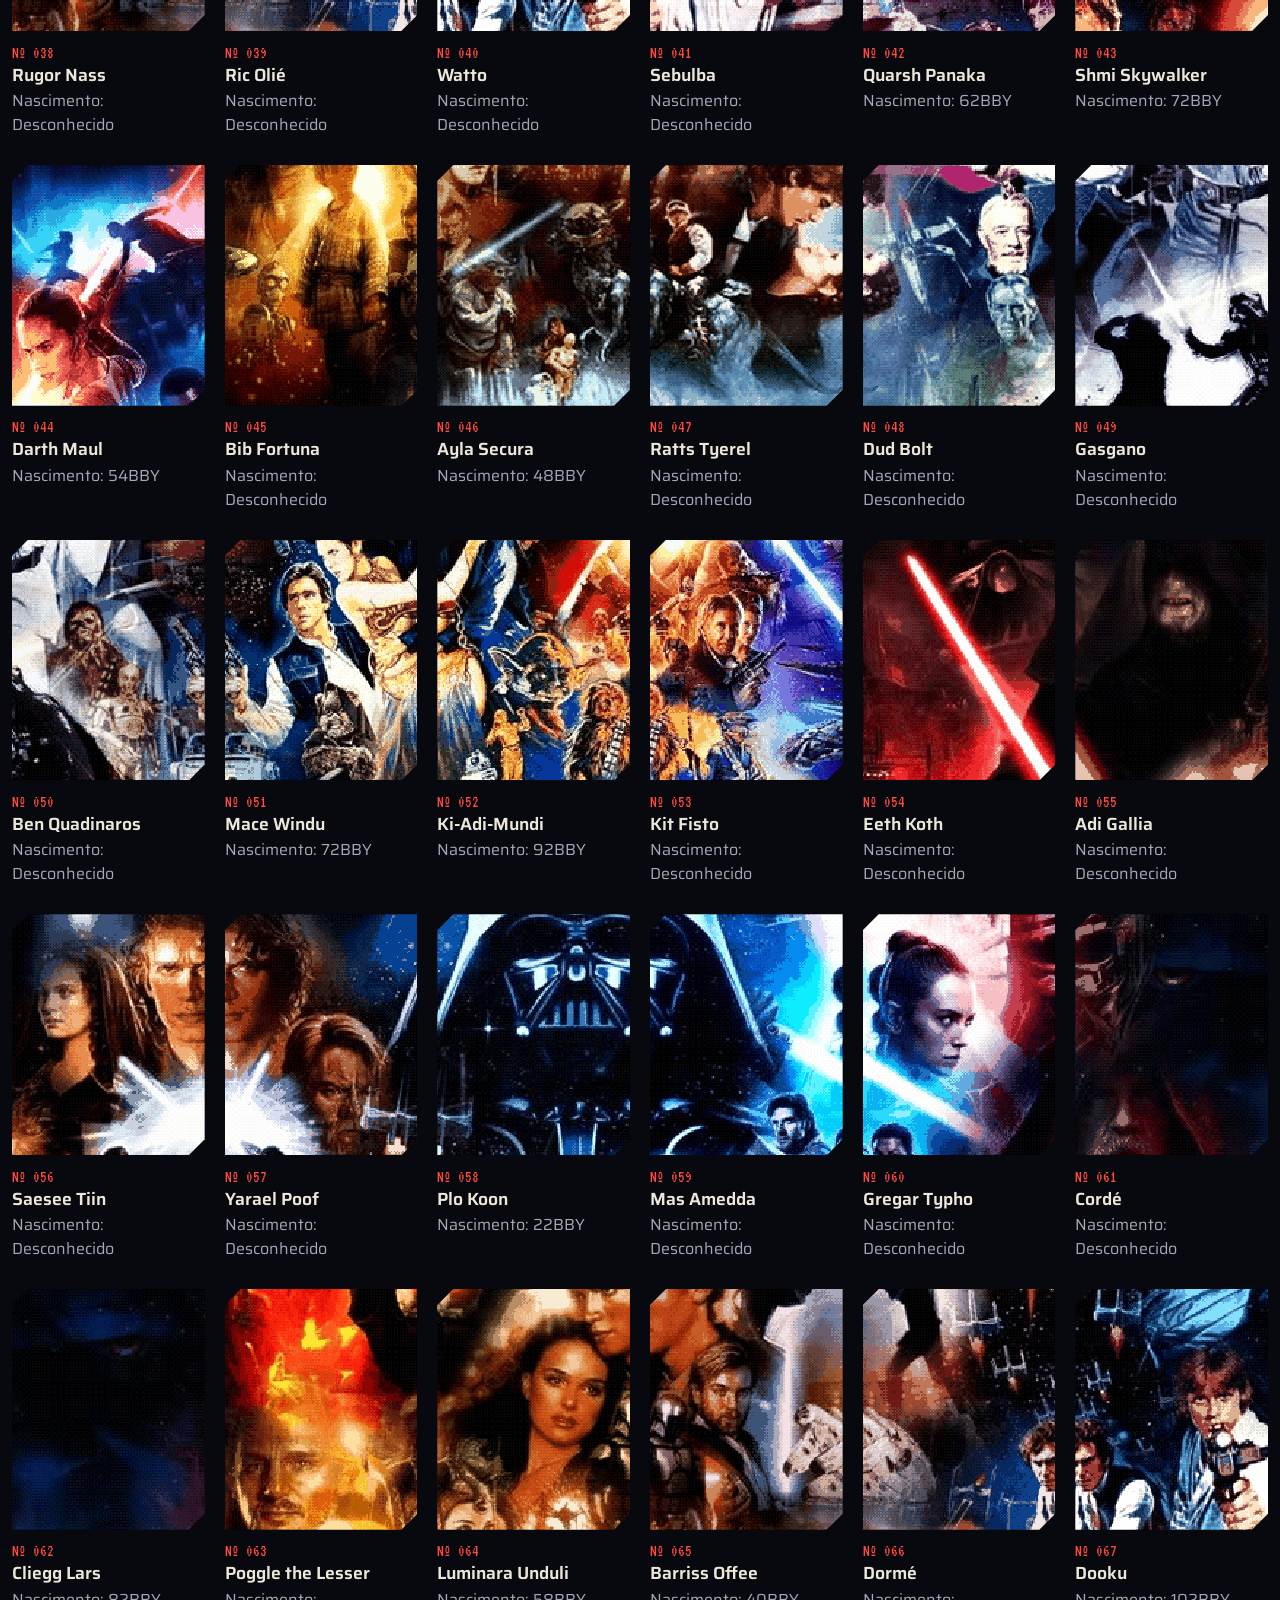
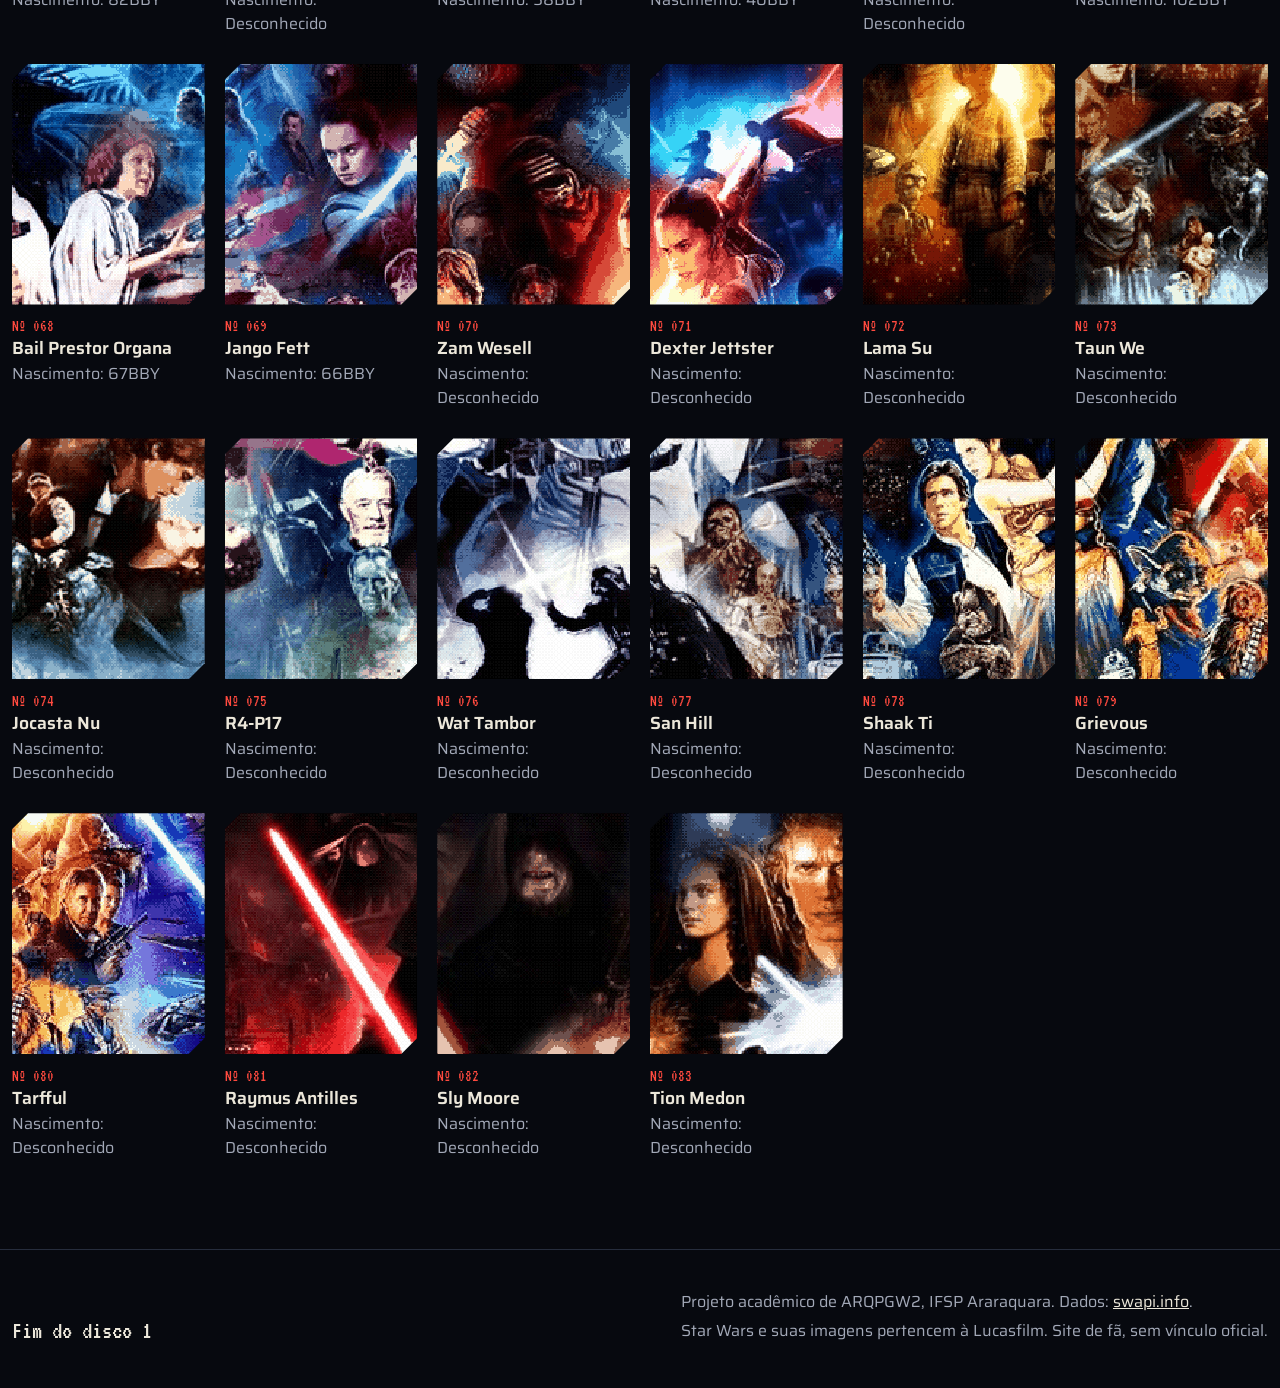
<file: personagens.html>
<!doctype html>
<html lang="pt-BR" data-bs-theme="dark">
<head>
  <meta charset="utf-8">
  <meta name="viewport" content="width=device-width, initial-scale=1">
  <title>Personagens: Disco 1</title>
  <meta name="description" content="Disco 1 de 6: Heróis, vilões e droides da saga.">
  <link rel="preconnect" href="https://fonts.googleapis.com">
  <link rel="preconnect" href="https://fonts.gstatic.com" crossorigin>
  <link rel="stylesheet" href="https://cdn.jsdelivr.net/npm/bootstrap@5.3.3/dist/css/bootstrap.min.css">
  <link rel="stylesheet" href="https://fonts.googleapis.com/css2?family=Saira+Extra+Condensed:wght@600;700;800&family=Saira:wght@400;500;600&family=VT323&display=swap">
  <link rel="stylesheet" href="assets/css/estilo.css">
</head>
<body data-recurso="people">
  <a class="visually-hidden-focusable pular" href="#conteudo">Pular para o conteúdo</a>

  <svg width="0" height="0" class="position-absolute" aria-hidden="true" focusable="false">
    <symbol id="cabo" viewBox="0 0 64 16">
      <rect x="0" y="4" width="5" height="8" rx="1.5" fill="#55595f"/>
      <rect x="5" y="3" width="15" height="10" rx="1" fill="#c9ccd2"/>
      <rect x="5" y="3" width="15" height="3" fill="#eef0f3"/>
      <rect x="20" y="3.5" width="22" height="9" fill="#1b1d21"/>
      <g fill="#3a3e45"><rect x="22" y="3.5" width="2" height="9"/><rect x="26" y="3.5" width="2" height="9"/><rect x="30" y="3.5" width="2" height="9"/><rect x="34" y="3.5" width="2" height="9"/><rect x="38" y="3.5" width="2" height="9"/></g>
      <rect x="42" y="3" width="10" height="10" fill="#c9ccd2"/>
      <rect x="42" y="3" width="10" height="3" fill="#eef0f3"/>
      <rect x="45" y="1.5" width="4" height="2" rx=".5" fill="#d8312a"/>
      <path d="M52 2h9l3 2v8l-3 2h-9z" fill="#9a9ea6"/>
      <path d="M52 2h9l3 2v1.5H52z" fill="#dfe2e7"/>
    </symbol>
  </svg>

  <header class="topo fixed-top">
    <nav class="navbar navbar-expand-lg" aria-label="Principal">
      <div class="container-xxl">
        <a class="navbar-brand d-flex align-items-center m-0 text-uppercase lh-1" href="index.html">Star Wars <span class="rotulo-disco">Disco 1</span></a>
        <button class="navbar-toggler" type="button" data-bs-toggle="collapse" data-bs-target="#menu" aria-controls="menu" aria-expanded="false" aria-label="Abrir menu">
          <span class="toggler-linhas d-grid" aria-hidden="true"><i></i><i></i><i></i></span>
        </button>
        <div class="collapse navbar-collapse align-items-center" id="menu">
          <ul class="navbar-nav ms-auto">
            <li class="nav-item"><a class="nav-link active" href="personagens.html" aria-current="page">Personagens</a></li>
            <li class="nav-item"><a class="nav-link" href="filmes.html">Filmes</a></li>
            <li class="nav-item"><a class="nav-link" href="especies.html">Espécies</a></li>
            <li class="nav-item"><a class="nav-link" href="planetas.html">Planetas</a></li>
            <li class="nav-item"><a class="nav-link" href="veiculos.html">Veículos</a></li>
            <li class="nav-item"><a class="nav-link" href="naves.html">Naves</a></li>
          </ul>
          <!-- Busca geral: só visual, aguardando decisão sobre o RF06 -->
          <form class="busca-topo position-relative flex-shrink-0" role="search">
            <label class="visually-hidden" for="busca-geral">Buscar em todos os discos</label>
            <input class="busca-topo-campo" id="busca-geral" type="search" placeholder="Buscar em todos os discos" autocomplete="off" spellcheck="false">
        </form>
        </div>
      </div>
    </nav>
  </header>

  <main id="conteudo">
    <section class="capa position-relative overflow-hidden d-flex align-items-end" aria-labelledby="titulo">
      <div class="capa-cena" aria-hidden="true"></div>
      <h1 class="capa-titulo position-absolute start-0 end-0 m-0 text-center text-nowrap" id="titulo" style="--letras: 11">Personagens</h1>
      <div class="holo position-absolute z-1 start-50 m-0 translate-middle-x" aria-hidden="true">
        <span class="holo-feixe position-absolute"></span>
        <div class="holo-conteudo position-absolute d-grid">
          <img src="assets/img/holo/personagens.png" alt="">
        </div>
        <span class="holo-base position-absolute"></span>
      </div>
      <div class="container-xxl capa-base position-relative z-2 d-flex flex-wrap justify-content-between flex-column flex-lg-row align-items-stretch align-items-lg-end">
        <div class="capa-info">
          <p class="capa-numero mb-2">Disco 1 de 6</p>
          <p class="capa-legenda m-0">Heróis, vilões e droides da saga.</p>
          <p class="capa-contagem" data-contagem="people" aria-live="polite"></p>
        </div>
        <form class="busca d-grid" role="search">
          <label class="busca-rotulo" for="busca">Buscar personagem pelo nome</label>
          <input class="busca-campo" id="busca" type="search" autocomplete="off" spellcheck="false">
        </form>
      </div>
    </section>

    <section class="secao secao-lista pt-3" aria-label="Lista de personagens">
      <div class="container-xxl">
        <ul class="lista lista-personagens list-unstyled m-0" data-lista="people"></ul>
      </div>
    </section>
  </main>

  <footer class="rodape rodape-galaxia">
    <div class="container-xxl rodape-grade d-flex flex-wrap justify-content-between align-items-end">
      <p class="rodape-fim">Fim do disco 1</p>
      <div>
        <p>Projeto acadêmico de ARQPGW2, IFSP Araraquara. Dados: <a href="https://swapi.info">swapi.info</a>.</p>
        <p>Star Wars e suas imagens pertencem à Lucasfilm. Site de fã, sem vínculo oficial.</p>
      </div>
    </div>
  </footer>

  <div class="modal fade" id="modal-detalhe" tabindex="-1" aria-labelledby="modal-titulo" aria-hidden="true">
    <div class="modal-dialog modal-xl modal-dialog-scrollable modal-fullscreen-sm-down">
      <div class="modal-content">
        <div class="modal-header align-items-end gap-3">
          <div class="modal-cabeca">
            <p class="modal-tipo" data-tipo></p>
            <h2 class="modal-title" id="modal-titulo"></h2>
          </div>
          <button type="button" class="modal-fechar position-relative flex-shrink-0 align-self-start" data-bs-dismiss="modal" aria-label="Fechar"><span aria-hidden="true"></span></button>
        </div>
        <div class="modal-body d-grid">
          <div class="modal-ficha d-grid align-items-start">
            <div class="modal-imagem position-relative" data-imagem></div>
            <dl class="campos m-0 d-grid align-content-start" data-campos></dl>
          </div>
          <div class="letreiro position-relative overflow-hidden" data-abertura hidden tabindex="0" aria-label="Texto de abertura"><p lang="en"></p></div>
          <section class="modal-conexoes" aria-labelledby="modal-conexoes-titulo">
            <h3 class="modal-subtitulo d-flex align-items-center gap-3" id="modal-conexoes-titulo">Conexões</h3>
            <dl class="relacoes m-0 d-grid" data-relacoes></dl>
          </section>
          <dl class="registro m-0 d-flex flex-wrap" data-registro></dl>
        </div>
      </div>
    </div>
  </div>

  <div class="memory-card position-fixed" id="memory-card" role="status" hidden>
    <span class="memory-card-icone" aria-hidden="true"></span>
    <span>Memory card<br><span data-texto></span></span>
  </div>

  <script src="https://cdn.jsdelivr.net/npm/bootstrap@5.3.3/dist/js/bootstrap.bundle.min.js"></script>
  <script type="module" src="assets/js/pagina-disco.js"></script>
</body>
</html>
</file>
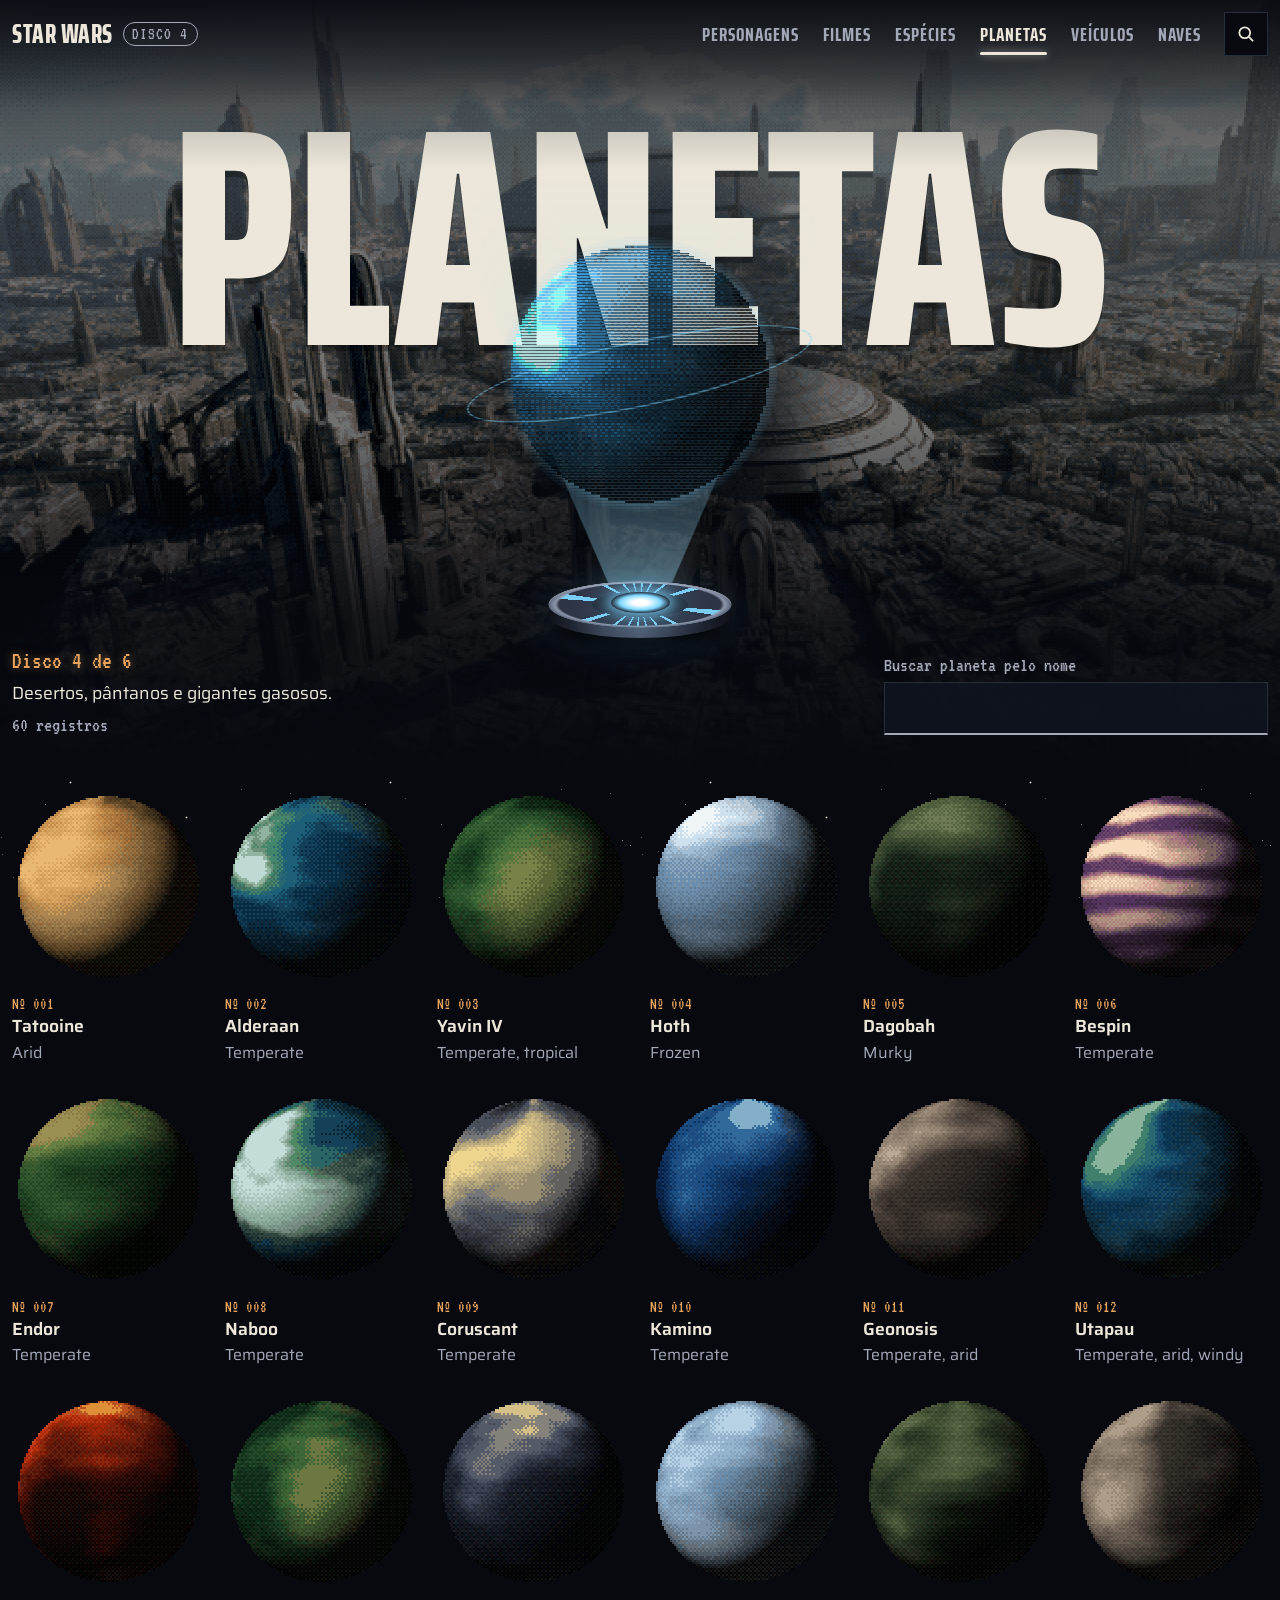
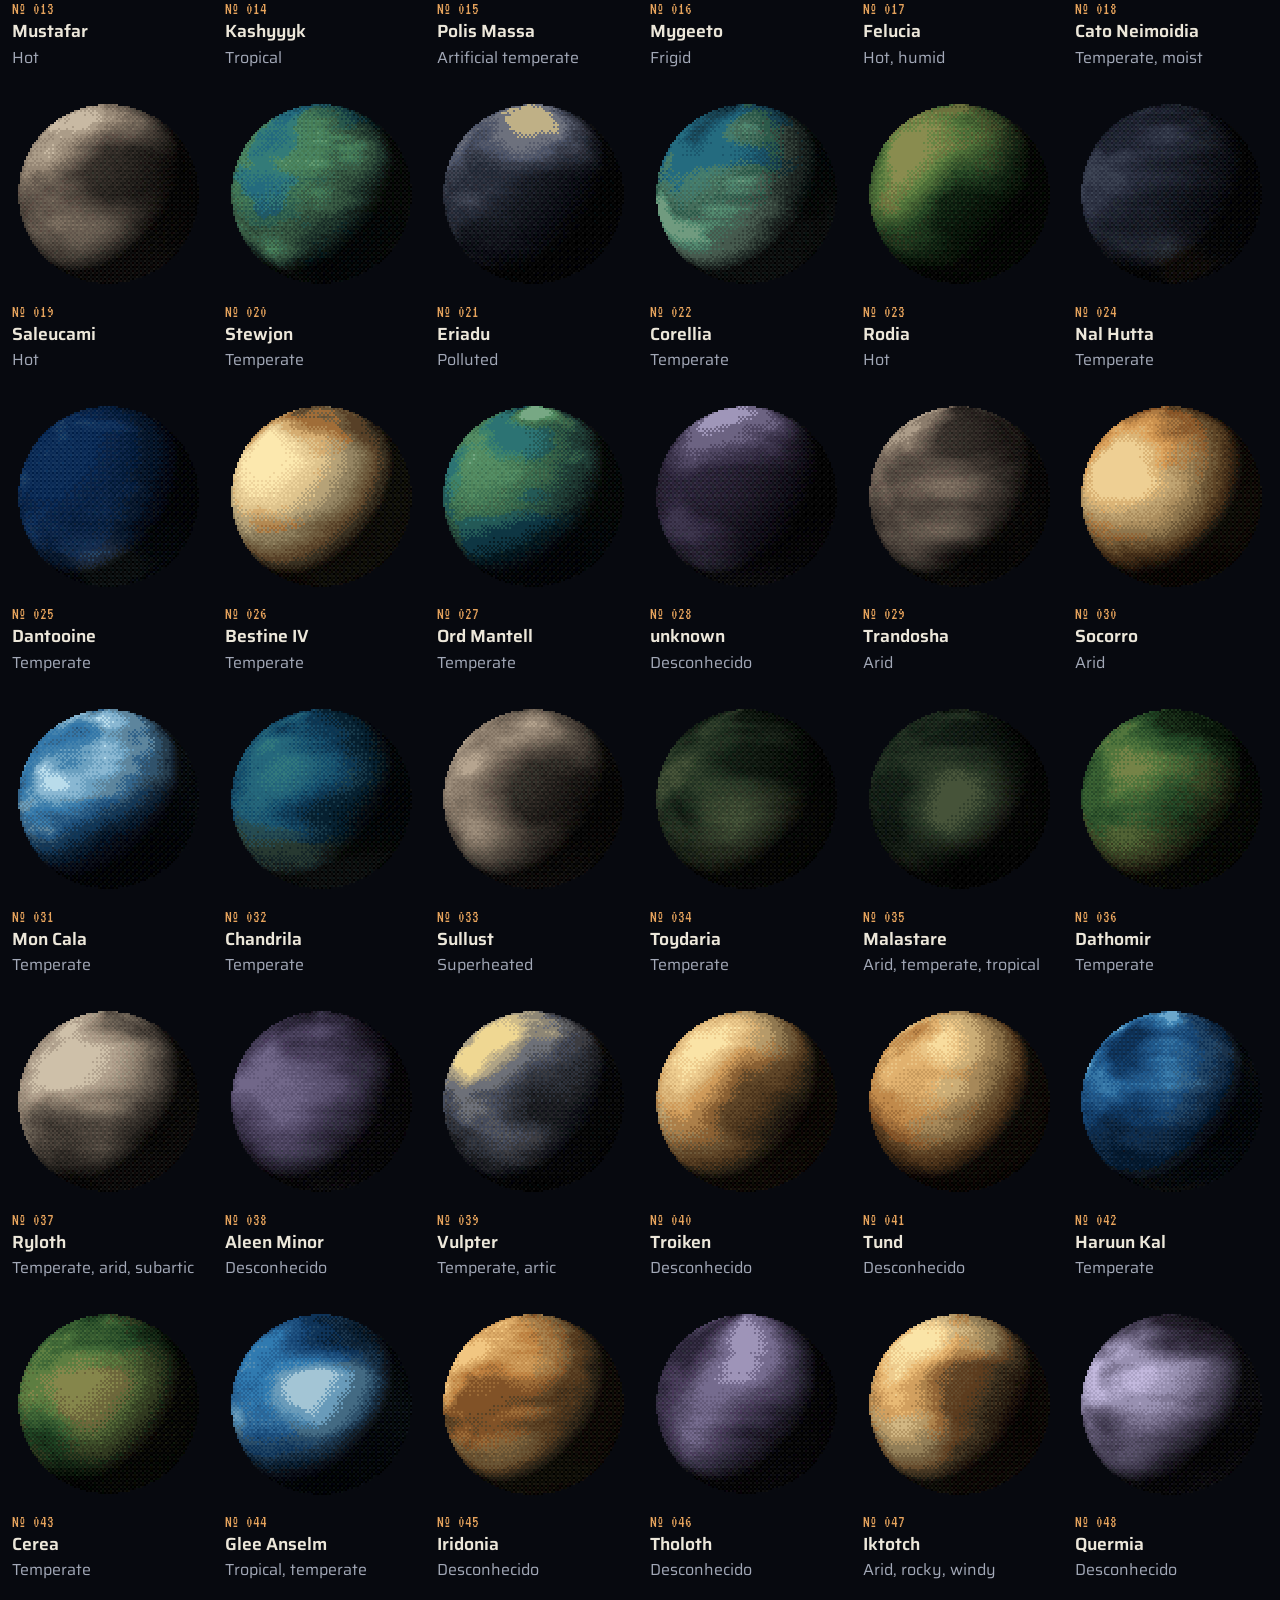
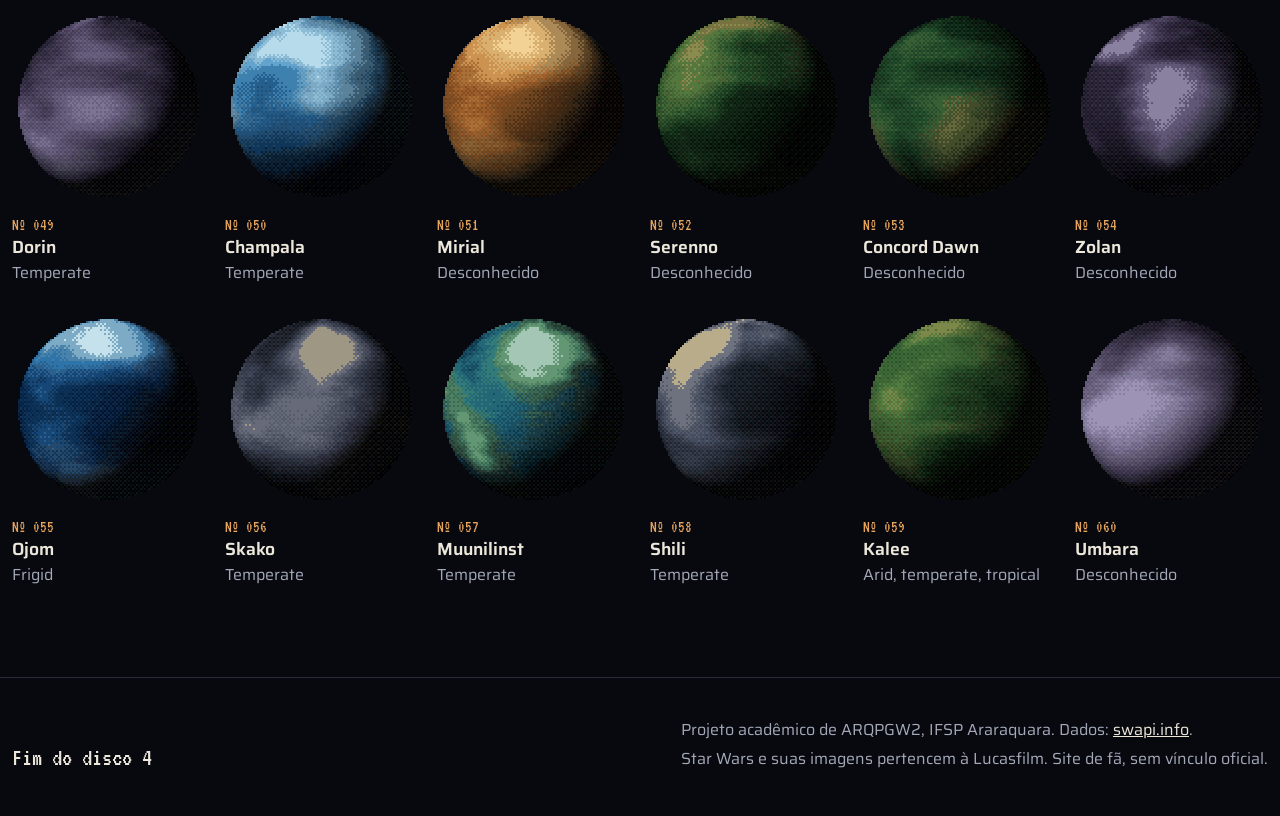
<file: planetas.html>
<!doctype html>
<html lang="pt-BR" data-bs-theme="dark">
<head>
  <meta charset="utf-8">
  <meta name="viewport" content="width=device-width, initial-scale=1">
  <title>Planetas: Disco 4</title>
  <meta name="description" content="Disco 4 de 6: Desertos, pântanos e gigantes gasosos.">
  <link rel="preconnect" href="https://fonts.googleapis.com">
  <link rel="preconnect" href="https://fonts.gstatic.com" crossorigin>
  <link rel="stylesheet" href="https://cdn.jsdelivr.net/npm/bootstrap@5.3.3/dist/css/bootstrap.min.css">
  <link rel="stylesheet" href="https://fonts.googleapis.com/css2?family=Saira+Extra+Condensed:wght@600;700;800&family=Saira:wght@400;500;600&family=VT323&display=swap">
  <link rel="stylesheet" href="assets/css/estilo.css">
</head>
<body data-recurso="planets">
  <a class="visually-hidden-focusable pular" href="#conteudo">Pular para o conteúdo</a>

  <svg width="0" height="0" class="position-absolute" aria-hidden="true" focusable="false">
    <symbol id="cabo" viewBox="0 0 64 16">
      <rect x="0" y="4" width="5" height="8" rx="1.5" fill="#55595f"/>
      <rect x="5" y="3" width="15" height="10" rx="1" fill="#c9ccd2"/>
      <rect x="5" y="3" width="15" height="3" fill="#eef0f3"/>
      <rect x="20" y="3.5" width="22" height="9" fill="#1b1d21"/>
      <g fill="#3a3e45"><rect x="22" y="3.5" width="2" height="9"/><rect x="26" y="3.5" width="2" height="9"/><rect x="30" y="3.5" width="2" height="9"/><rect x="34" y="3.5" width="2" height="9"/><rect x="38" y="3.5" width="2" height="9"/></g>
      <rect x="42" y="3" width="10" height="10" fill="#c9ccd2"/>
      <rect x="42" y="3" width="10" height="3" fill="#eef0f3"/>
      <rect x="45" y="1.5" width="4" height="2" rx=".5" fill="#d8312a"/>
      <path d="M52 2h9l3 2v8l-3 2h-9z" fill="#9a9ea6"/>
      <path d="M52 2h9l3 2v1.5H52z" fill="#dfe2e7"/>
    </symbol>
  </svg>

  <header class="topo fixed-top">
    <nav class="navbar navbar-expand-lg" aria-label="Principal">
      <div class="container-xxl">
        <a class="navbar-brand d-flex align-items-center m-0 text-uppercase lh-1" href="index.html">Star Wars <span class="rotulo-disco">Disco 4</span></a>
        <button class="navbar-toggler" type="button" data-bs-toggle="collapse" data-bs-target="#menu" aria-controls="menu" aria-expanded="false" aria-label="Abrir menu">
          <span class="toggler-linhas d-grid" aria-hidden="true"><i></i><i></i><i></i></span>
        </button>
        <div class="collapse navbar-collapse align-items-center" id="menu">
          <ul class="navbar-nav ms-auto">
            <li class="nav-item"><a class="nav-link" href="personagens.html">Personagens</a></li>
            <li class="nav-item"><a class="nav-link" href="filmes.html">Filmes</a></li>
            <li class="nav-item"><a class="nav-link" href="especies.html">Espécies</a></li>
            <li class="nav-item"><a class="nav-link active" href="planetas.html" aria-current="page">Planetas</a></li>
            <li class="nav-item"><a class="nav-link" href="veiculos.html">Veículos</a></li>
            <li class="nav-item"><a class="nav-link" href="naves.html">Naves</a></li>
          </ul>
          <!-- Busca geral: só visual, aguardando decisão sobre o RF06 -->
          <form class="busca-topo position-relative flex-shrink-0" role="search">
            <label class="visually-hidden" for="busca-geral">Buscar em todos os discos</label>
            <input class="busca-topo-campo" id="busca-geral" type="search" placeholder="Buscar em todos os discos" autocomplete="off" spellcheck="false">
        </form>
        </div>
      </div>
    </nav>
  </header>

  <main id="conteudo">
    <section class="capa position-relative overflow-hidden d-flex align-items-end" aria-labelledby="titulo">
      <div class="capa-cena" aria-hidden="true"></div>
      <h1 class="capa-titulo position-absolute start-0 end-0 m-0 text-center text-nowrap" id="titulo" style="--letras: 8">Planetas</h1>
      <div class="holo position-absolute z-1 start-50 m-0 translate-middle-x" aria-hidden="true">
        <span class="holo-feixe position-absolute"></span>
        <div class="holo-conteudo position-absolute d-grid">
          <span class="holo-planeta position-relative"><span class="holo-esfera position-absolute top-0 start-0 bottom-0 end-0 overflow-hidden rounded-circle"><img src="assets/img/planetas/2.png" alt=""></span></span>
        </div>
        <span class="holo-base position-absolute"></span>
      </div>
      <div class="container-xxl capa-base position-relative z-2 d-flex flex-wrap justify-content-between flex-column flex-lg-row align-items-stretch align-items-lg-end">
        <div class="capa-info">
          <p class="capa-numero mb-2">Disco 4 de 6</p>
          <p class="capa-legenda m-0">Desertos, pântanos e gigantes gasosos.</p>
          <p class="capa-contagem" data-contagem="planets" aria-live="polite"></p>
        </div>
        <form class="busca d-grid" role="search">
          <label class="busca-rotulo" for="busca">Buscar planeta pelo nome</label>
          <input class="busca-campo" id="busca" type="search" autocomplete="off" spellcheck="false">
        </form>
      </div>
    </section>

    <section class="secao secao-lista pt-3" aria-label="Lista de planetas">
      <div class="container-xxl">
        <ul class="lista lista-planetas list-unstyled m-0" data-lista="planets"></ul>
      </div>
    </section>
  </main>

  <footer class="rodape rodape-galaxia">
    <div class="container-xxl rodape-grade d-flex flex-wrap justify-content-between align-items-end">
      <p class="rodape-fim">Fim do disco 4</p>
      <div>
        <p>Projeto acadêmico de ARQPGW2, IFSP Araraquara. Dados: <a href="https://swapi.info">swapi.info</a>.</p>
        <p>Star Wars e suas imagens pertencem à Lucasfilm. Site de fã, sem vínculo oficial.</p>
      </div>
    </div>
  </footer>

  <div class="modal fade" id="modal-detalhe" tabindex="-1" aria-labelledby="modal-titulo" aria-hidden="true">
    <div class="modal-dialog modal-xl modal-dialog-scrollable modal-fullscreen-sm-down">
      <div class="modal-content">
        <div class="modal-header align-items-end gap-3">
          <div class="modal-cabeca">
            <p class="modal-tipo" data-tipo></p>
            <h2 class="modal-title" id="modal-titulo"></h2>
          </div>
          <button type="button" class="modal-fechar position-relative flex-shrink-0 align-self-start" data-bs-dismiss="modal" aria-label="Fechar"><span aria-hidden="true"></span></button>
        </div>
        <div class="modal-body d-grid">
          <div class="modal-ficha d-grid align-items-start">
            <div class="modal-imagem position-relative" data-imagem></div>
            <dl class="campos m-0 d-grid align-content-start" data-campos></dl>
          </div>
          <div class="letreiro position-relative overflow-hidden" data-abertura hidden tabindex="0" aria-label="Texto de abertura"><p lang="en"></p></div>
          <section class="modal-conexoes" aria-labelledby="modal-conexoes-titulo">
            <h3 class="modal-subtitulo d-flex align-items-center gap-3" id="modal-conexoes-titulo">Conexões</h3>
            <dl class="relacoes m-0 d-grid" data-relacoes></dl>
          </section>
          <dl class="registro m-0 d-flex flex-wrap" data-registro></dl>
        </div>
      </div>
    </div>
  </div>

  <div class="memory-card position-fixed" id="memory-card" role="status" hidden>
    <span class="memory-card-icone" aria-hidden="true"></span>
    <span>Memory card<br><span data-texto></span></span>
  </div>

  <script src="https://cdn.jsdelivr.net/npm/bootstrap@5.3.3/dist/js/bootstrap.bundle.min.js"></script>
  <script type="module" src="assets/js/pagina-disco.js"></script>
</body>
</html>
</file>
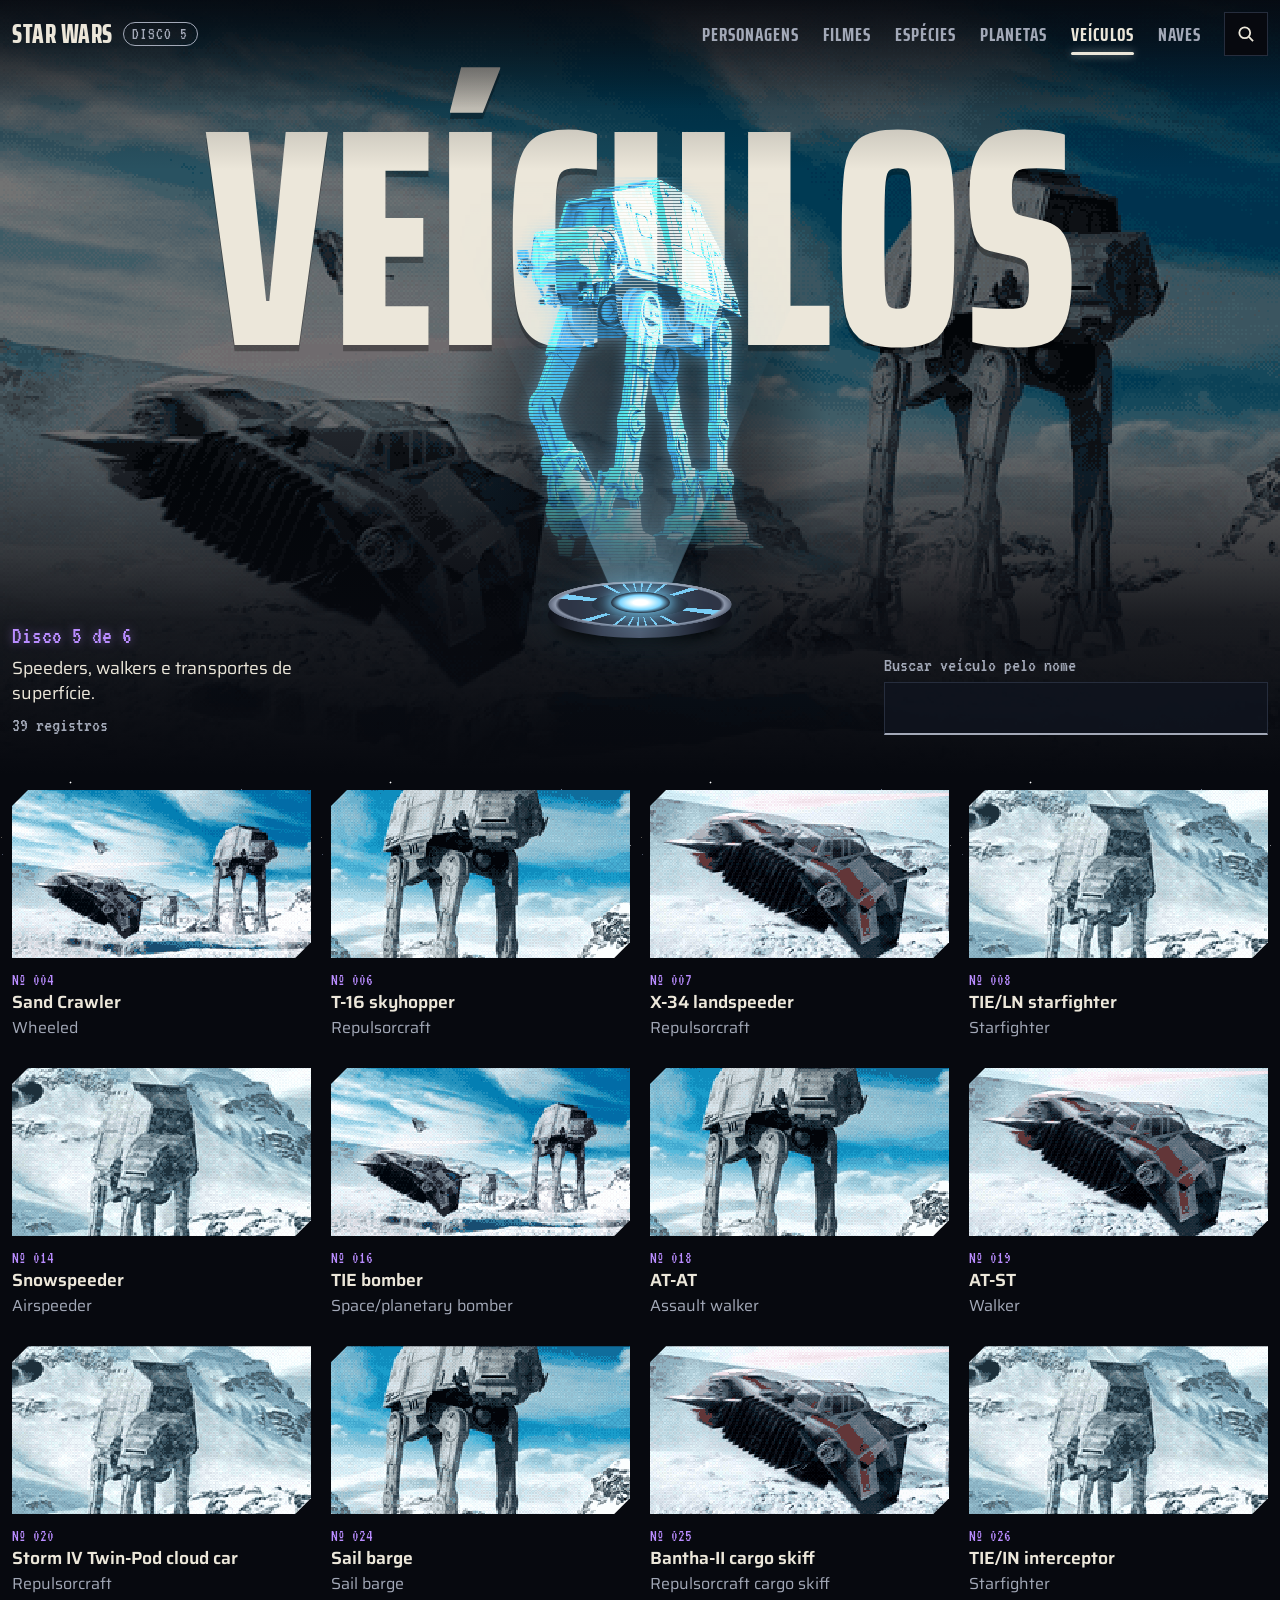
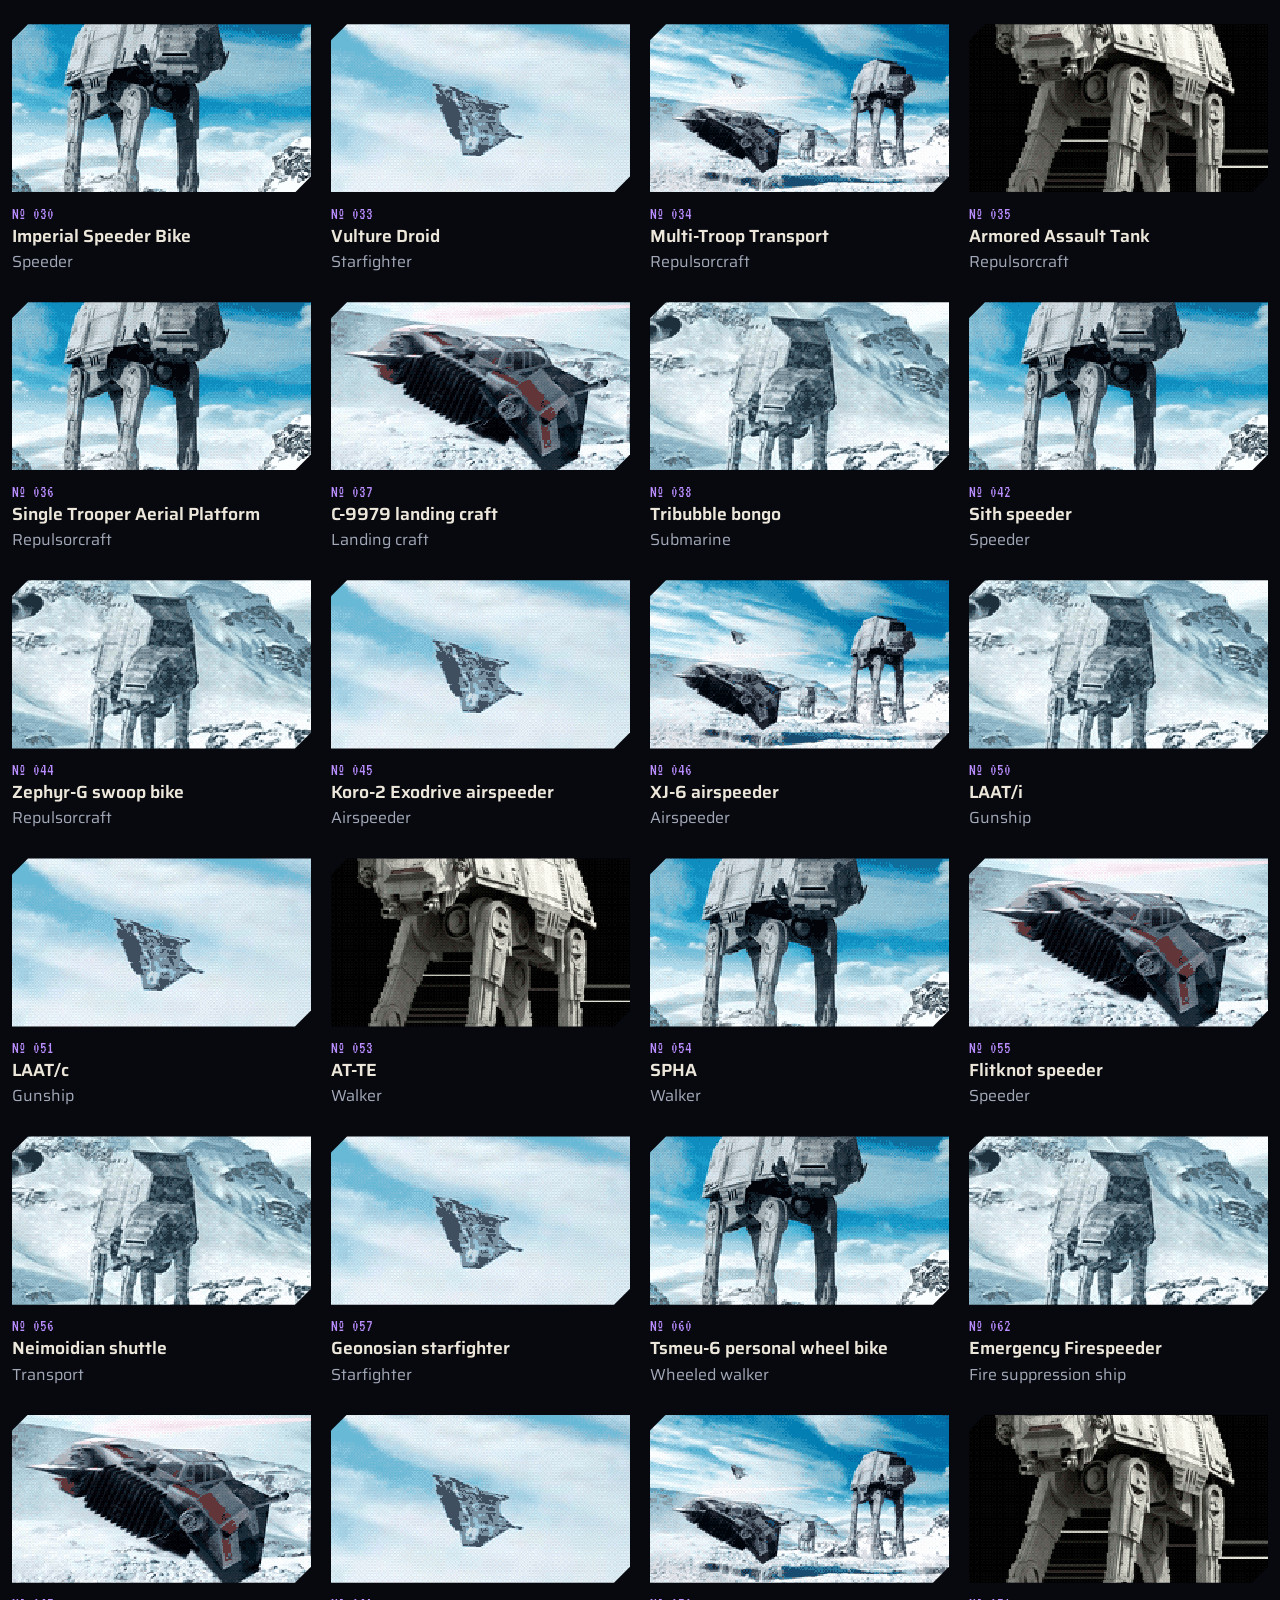
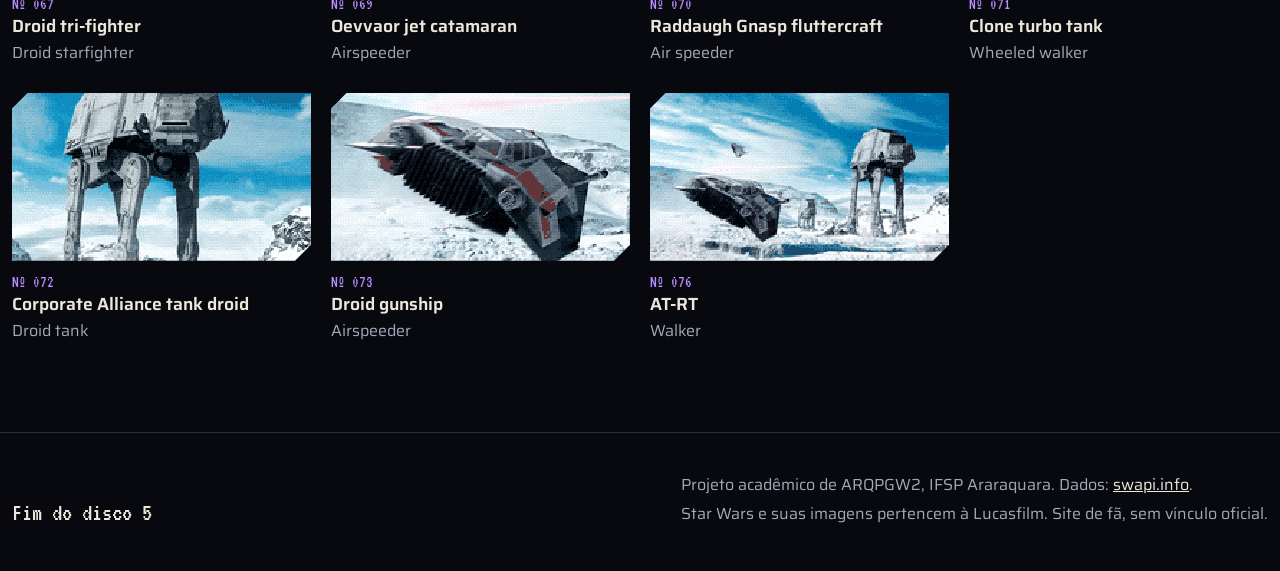
<file: veiculos.html>
<!doctype html>
<html lang="pt-BR" data-bs-theme="dark">
<head>
  <meta charset="utf-8">
  <meta name="viewport" content="width=device-width, initial-scale=1">
  <title>Veículos: Disco 5</title>
  <meta name="description" content="Disco 5 de 6: Speeders, walkers e transportes de superfície.">
  <link rel="preconnect" href="https://fonts.googleapis.com">
  <link rel="preconnect" href="https://fonts.gstatic.com" crossorigin>
  <link rel="stylesheet" href="https://cdn.jsdelivr.net/npm/bootstrap@5.3.3/dist/css/bootstrap.min.css">
  <link rel="stylesheet" href="https://fonts.googleapis.com/css2?family=Saira+Extra+Condensed:wght@600;700;800&family=Saira:wght@400;500;600&family=VT323&display=swap">
  <link rel="stylesheet" href="assets/css/estilo.css">
</head>
<body data-recurso="vehicles">
  <a class="visually-hidden-focusable pular" href="#conteudo">Pular para o conteúdo</a>

  <svg width="0" height="0" class="position-absolute" aria-hidden="true" focusable="false">
    <symbol id="cabo" viewBox="0 0 64 16">
      <rect x="0" y="4" width="5" height="8" rx="1.5" fill="#55595f"/>
      <rect x="5" y="3" width="15" height="10" rx="1" fill="#c9ccd2"/>
      <rect x="5" y="3" width="15" height="3" fill="#eef0f3"/>
      <rect x="20" y="3.5" width="22" height="9" fill="#1b1d21"/>
      <g fill="#3a3e45"><rect x="22" y="3.5" width="2" height="9"/><rect x="26" y="3.5" width="2" height="9"/><rect x="30" y="3.5" width="2" height="9"/><rect x="34" y="3.5" width="2" height="9"/><rect x="38" y="3.5" width="2" height="9"/></g>
      <rect x="42" y="3" width="10" height="10" fill="#c9ccd2"/>
      <rect x="42" y="3" width="10" height="3" fill="#eef0f3"/>
      <rect x="45" y="1.5" width="4" height="2" rx=".5" fill="#d8312a"/>
      <path d="M52 2h9l3 2v8l-3 2h-9z" fill="#9a9ea6"/>
      <path d="M52 2h9l3 2v1.5H52z" fill="#dfe2e7"/>
    </symbol>
  </svg>

  <header class="topo fixed-top">
    <nav class="navbar navbar-expand-lg" aria-label="Principal">
      <div class="container-xxl">
        <a class="navbar-brand d-flex align-items-center m-0 text-uppercase lh-1" href="index.html">Star Wars <span class="rotulo-disco">Disco 5</span></a>
        <button class="navbar-toggler" type="button" data-bs-toggle="collapse" data-bs-target="#menu" aria-controls="menu" aria-expanded="false" aria-label="Abrir menu">
          <span class="toggler-linhas d-grid" aria-hidden="true"><i></i><i></i><i></i></span>
        </button>
        <div class="collapse navbar-collapse align-items-center" id="menu">
          <ul class="navbar-nav ms-auto">
            <li class="nav-item"><a class="nav-link" href="personagens.html">Personagens</a></li>
            <li class="nav-item"><a class="nav-link" href="filmes.html">Filmes</a></li>
            <li class="nav-item"><a class="nav-link" href="especies.html">Espécies</a></li>
            <li class="nav-item"><a class="nav-link" href="planetas.html">Planetas</a></li>
            <li class="nav-item"><a class="nav-link active" href="veiculos.html" aria-current="page">Veículos</a></li>
            <li class="nav-item"><a class="nav-link" href="naves.html">Naves</a></li>
          </ul>
          <!-- Busca geral: só visual, aguardando decisão sobre o RF06 -->
          <form class="busca-topo position-relative flex-shrink-0" role="search">
            <label class="visually-hidden" for="busca-geral">Buscar em todos os discos</label>
            <input class="busca-topo-campo" id="busca-geral" type="search" placeholder="Buscar em todos os discos" autocomplete="off" spellcheck="false">
        </form>
        </div>
      </div>
    </nav>
  </header>

  <main id="conteudo">
    <section class="capa position-relative overflow-hidden d-flex align-items-end" aria-labelledby="titulo">
      <div class="capa-cena" aria-hidden="true"></div>
      <h1 class="capa-titulo position-absolute start-0 end-0 m-0 text-center text-nowrap" id="titulo" style="--letras: 8">Veículos</h1>
      <div class="holo position-absolute z-1 start-50 m-0 translate-middle-x" aria-hidden="true">
        <span class="holo-feixe position-absolute"></span>
        <div class="holo-conteudo position-absolute d-grid">
          <img src="assets/img/holo/veiculos.png" alt="">
        </div>
        <span class="holo-base position-absolute"></span>
      </div>
      <div class="container-xxl capa-base position-relative z-2 d-flex flex-wrap justify-content-between flex-column flex-lg-row align-items-stretch align-items-lg-end">
        <div class="capa-info">
          <p class="capa-numero mb-2">Disco 5 de 6</p>
          <p class="capa-legenda m-0">Speeders, walkers e transportes de superfície.</p>
          <p class="capa-contagem" data-contagem="vehicles" aria-live="polite"></p>
        </div>
        <form class="busca d-grid" role="search">
          <label class="busca-rotulo" for="busca">Buscar veículo pelo nome</label>
          <input class="busca-campo" id="busca" type="search" autocomplete="off" spellcheck="false">
        </form>
      </div>
    </section>

    <section class="secao secao-lista pt-3" aria-label="Lista de veículos">
      <div class="container-xxl">
        <ul class="lista lista-veiculos list-unstyled m-0" data-lista="vehicles"></ul>
      </div>
    </section>
  </main>

  <footer class="rodape rodape-galaxia">
    <div class="container-xxl rodape-grade d-flex flex-wrap justify-content-between align-items-end">
      <p class="rodape-fim">Fim do disco 5</p>
      <div>
        <p>Projeto acadêmico de ARQPGW2, IFSP Araraquara. Dados: <a href="https://swapi.info">swapi.info</a>.</p>
        <p>Star Wars e suas imagens pertencem à Lucasfilm. Site de fã, sem vínculo oficial.</p>
      </div>
    </div>
  </footer>

  <div class="modal fade" id="modal-detalhe" tabindex="-1" aria-labelledby="modal-titulo" aria-hidden="true">
    <div class="modal-dialog modal-xl modal-dialog-scrollable modal-fullscreen-sm-down">
      <div class="modal-content">
        <div class="modal-header align-items-end gap-3">
          <div class="modal-cabeca">
            <p class="modal-tipo" data-tipo></p>
            <h2 class="modal-title" id="modal-titulo"></h2>
          </div>
          <button type="button" class="modal-fechar position-relative flex-shrink-0 align-self-start" data-bs-dismiss="modal" aria-label="Fechar"><span aria-hidden="true"></span></button>
        </div>
        <div class="modal-body d-grid">
          <div class="modal-ficha d-grid align-items-start">
            <div class="modal-imagem position-relative" data-imagem></div>
            <dl class="campos m-0 d-grid align-content-start" data-campos></dl>
          </div>
          <div class="letreiro position-relative overflow-hidden" data-abertura hidden tabindex="0" aria-label="Texto de abertura"><p lang="en"></p></div>
          <section class="modal-conexoes" aria-labelledby="modal-conexoes-titulo">
            <h3 class="modal-subtitulo d-flex align-items-center gap-3" id="modal-conexoes-titulo">Conexões</h3>
            <dl class="relacoes m-0 d-grid" data-relacoes></dl>
          </section>
          <dl class="registro m-0 d-flex flex-wrap" data-registro></dl>
        </div>
      </div>
    </div>
  </div>

  <div class="memory-card position-fixed" id="memory-card" role="status" hidden>
    <span class="memory-card-icone" aria-hidden="true"></span>
    <span>Memory card<br><span data-texto></span></span>
  </div>

  <script src="https://cdn.jsdelivr.net/npm/bootstrap@5.3.3/dist/js/bootstrap.bundle.min.js"></script>
  <script type="module" src="assets/js/pagina-disco.js"></script>
</body>
</html>
</file>
<file: assets/css/estilo.css>
/* Menu de um DVD de Star Wars: corredor imperial em PSX, texto sempre limpo.
   O retrô fica nas imagens, na seleção e nos estados. */
:root {
  --espaco: #07090f;
  --casco: #10141f;
  --junta: #262d3d;
  --osso: #ece7da;
  --cinza: #a3a9b8;
  --abertura: #4bd5ee;            /* azul do "Há muito tempo..." */
  --luz: #ff3b30;
  --sabre: #ff2a1f;
  --titulo: "Saira Extra Condensed", "Arial Narrow", sans-serif;
  --texto: "Saira", system-ui, sans-serif;
  --console: "VT323", ui-monospace, monospace;
  --chanfro: polygon(16px 0, 100% 0, 100% calc(100% - 16px), calc(100% - 16px) 100%, 0 100%, 0 16px);
  --topo: 4.25rem;
}
html { scroll-padding-top: calc(var(--topo) + 1rem); }
body { background: var(--espaco) url("../img/home/estrelas.png") 0 0 / 320px fixed; color: var(--osso); font-family: var(--texto); }
h1, h2 { font-family: var(--titulo); font-weight: 800; text-transform: uppercase; line-height: .9; text-wrap: balance; }
img { image-rendering: pixelated; }
:focus-visible { outline: 3px solid var(--osso); outline-offset: 3px; }
.pular:focus { position: fixed; z-index: 2000; top: .5rem; left: .5rem; padding: .5rem 1rem; background: var(--osso); color: var(--espaco); }

/* cor de cada disco: página (body), prévia (data-lista), estante (data-cor) e modal */
[data-recurso="people"], [data-lista="people"], [data-cor="people"], #personagens { --luz: #ff4a3f; }
[data-recurso="films"], [data-lista="films"], [data-cor="films"], #filmes { --luz: #ffd43b; }
[data-recurso="species"], [data-lista="species"], [data-cor="species"] { --luz: #3fd6b4; }
[data-recurso="planets"], [data-lista="planets"], [data-cor="planets"], #planetas { --luz: #e6a35c; }
[data-recurso="vehicles"], [data-lista="vehicles"], [data-cor="vehicles"] { --luz: #b98cff; }
[data-recurso="starships"], [data-lista="starships"], [data-cor="starships"], #naves { --luz: #6db7ff; }

/* ---------- topo ---------- */
.topo { transition: background-color .3s, box-shadow .3s; }
.topo .navbar { min-height: var(--topo); padding-block: .5rem; }
.topo::before { content: ""; position: absolute; inset: 0 0 -2.5rem; z-index: -1; pointer-events: none; background: linear-gradient(rgb(7 9 15 / .85), transparent); transition: opacity .3s; }
.topo.solido, .topo.aberto { background: rgb(7 9 15 / .94); box-shadow: 0 1px 0 var(--junta); backdrop-filter: blur(6px); }
.topo.solido::before, .topo.aberto::before { opacity: 0; }
.navbar-brand { gap: .6rem; font-family: var(--titulo); font-weight: 800; font-size: 1.7rem; letter-spacing: .02em; color: var(--osso); }
.navbar-brand:hover { color: #fff; }
/* etiqueta de disco */
.rotulo-disco { padding: .2rem .55rem .1rem; border: 1px solid currentColor; border-radius: 99px; font-family: var(--console); font-weight: 400; font-size: 1.05rem; letter-spacing: .06em; color: var(--cinza); }
.navbar-nav { gap: .1rem; }

.topo .nav-link { position: relative; padding: .5rem .7rem !important; font-family: var(--titulo); font-weight: 700; font-size: 1.25rem; letter-spacing: .05em; text-transform: uppercase; color: var(--cinza); transition: color .15s; }
.topo .nav-link:hover, .topo .nav-link.active { color: var(--osso); }
/* luz de parede imperial sob o item atual */
.topo .nav-link::after { content: ""; position: absolute; left: .7rem; right: .7rem; bottom: .1rem; height: 3px; border-radius: 2px; background: var(--osso); box-shadow: 0 0 8px rgb(236 231 218 / .6); transform: scaleX(0); transition: transform .2s; }
.topo .nav-link:hover::after { transform: scaleX(.35); }
.topo .nav-link.active::after { transform: none; }
.navbar-toggler { border: 1px solid var(--junta); border-radius: 0; padding: .55rem .6rem; }
.navbar-toggler:focus { box-shadow: none; }
.toggler-linhas { gap: 5px; width: 24px; }
.toggler-linhas i { height: 2px; background: var(--osso); transition: transform .2s, opacity .2s; }
.navbar-toggler[aria-expanded="true"] i:nth-child(1) { transform: translateY(7px) rotate(45deg); }
.navbar-toggler[aria-expanded="true"] i:nth-child(2) { opacity: 0; }
.navbar-toggler[aria-expanded="true"] i:nth-child(3) { transform: translateY(-7px) rotate(-45deg); }
@media (max-width: 991px) {
  .navbar-nav { padding-block: 1rem 1.25rem; }
  .topo .nav-link { padding-inline: 0 !important; font-size: 1.8rem; }
  .topo .nav-link::after { left: 0; right: auto; width: 2.5rem; }
}

/* ---------- abertura ---------- */
.abertura { isolation: isolate; container-type: size; height: max(560px, 100vh); height: max(560px, 100svh); background: #000; --giro: 0deg; --ajuste: brightness(1); }
.abertura[data-luz="amarela"] { --giro: 44deg; --ajuste: brightness(1.3) saturate(1.2); --sabre: #ffc400; }
.abertura[data-luz="areia"] { --giro: 26deg; --sabre: #ff7b00; }
.abertura[data-luz="azul"] { --giro: 212deg; --sabre: #2a8cff; }
.abertura[data-luz="verde"] { --giro: 150deg; --ajuste: brightness(1.1); --sabre: #2bff6a; }
.abertura[data-luz="roxa"] { --giro: 280deg; --ajuste: brightness(1.15); --sabre: #b04dff; }
/* cena e título dividem o mesmo palco 16:9, então nunca se desalinham */
.palco { --larg: max(101cqw, 177.78cqh); z-index: -2; width: var(--larg); aspect-ratio: 16 / 9; left: calc(50cqw - var(--larg) * .504); top: calc((100cqh - var(--larg) * .5625) * .3); isolation: isolate; }
.cena { position: absolute; inset: 0; width: 100%; height: 100%; filter: hue-rotate(var(--giro)) var(--ajuste); transition: filter .5s steps(6); }
.cena.frente { pointer-events: none; }
.titulo { --vao: calc(var(--larg) * .062); left: 50.4%; top: 32.5%; width: 100cqw; transform: translate(-50%, -50%); grid-template-columns: 1fr 1fr; gap: var(--vao); font-size: min(calc((100cqw - var(--vao) - 24px) / 3.72), 62cqh); line-height: .8; color: var(--osso); text-shadow: 0 .02em 0 rgb(0 0 0 / .25); }
.titulo span:first-child { text-align: right; letter-spacing: .07em; margin-right: -.07em; }
.titulo span:last-child { letter-spacing: -.02em; }
.abertura::after { content: ""; position: absolute; inset: 0; z-index: -1; background: linear-gradient(transparent 82%, var(--espaco)), linear-gradient(90deg, rgb(7 9 15 / .85), transparent 40% 62%, rgb(7 9 15 / .7)); mask: linear-gradient(transparent 42%, #000 68%); }
.abertura-base { gap: 2rem; padding-bottom: clamp(2rem, 5cqh, 3.5rem); }
.abertura-texto { max-width: 17rem; font-size: 1.15rem; line-height: 1.45; color: var(--abertura); text-shadow: 0 0 12px rgb(75 213 238 / .35); }

/* ---------- menu do disco ---------- */
.menu-dvd { --coluna: 9rem; gap: .15rem; padding-left: var(--coluna); }
.menu-dvd a { width: fit-content; padding: .1rem 0; color: var(--osso); }
.menu-rotulo { font-family: var(--titulo); font-weight: 700; font-size: clamp(1.45rem, 2.6cqw, 2.15rem); line-height: 1.05; letter-spacing: .03em; text-transform: uppercase; opacity: .55; transition: opacity .15s, letter-spacing .2s; }
.menu-legenda { display: grid; grid-template-rows: 0fr; font-size: .95rem; color: var(--cinza); opacity: 0; transition: grid-template-rows .2s, opacity .2s; }
.menu-legenda::before { content: ""; }
.linha-base { display: inline-block; width: 0; height: 0; vertical-align: baseline; }
.menu-dvd a.ativa .menu-rotulo { opacity: 1; letter-spacing: .06em; }
.menu-dvd a.ativa .menu-legenda { opacity: 1; }
.menu-dvd a:focus-visible { outline-offset: 6px; }
@supports (grid-template-rows: 1fr) { .menu-legenda { display: block; max-height: 0; overflow: hidden; transition: max-height .25s, opacity .2s; } .menu-dvd a.ativa .menu-legenda { max-height: 4.5em; } }

/* sabre-cursor: cabo + lâmina com núcleo branco e brilho da cor */
.cursor { top: var(--cursor, 1.3rem); width: calc(var(--coluna) - .75rem); transform: translateY(-50%); transition: top .25s ease; }
.cursor-cabo { width: 3.6rem; height: .9rem; filter: drop-shadow(0 1px 1px rgb(0 0 0 / .6)); }
.cursor-lamina { height: 6px; margin-left: -2px; border-radius: 1px 4px 4px 1px; background: linear-gradient(#fff, #fff) padding-box; transform-origin: left; color: var(--sabre);
  box-shadow: 0 0 1px 1px #fff, 0 0 4px 2px currentColor, 0 0 10px 3px currentColor, 0 0 22px 5px color-mix(in srgb, currentColor 55%, transparent); animation: zumbido 2.4s steps(1) infinite; }
.acendendo .cursor-lamina { animation: acender .26s cubic-bezier(.2, .9, .3, 1), zumbido 2.4s steps(1) .26s infinite; }
@keyframes acender { from { transform: scaleX(0); } }
@keyframes zumbido { 0%, 100% { opacity: 1; } 31% { opacity: .9; } 33% { opacity: 1; } 71% { opacity: .94; } 72% { opacity: 1; } }

/* ---------- seções ---------- */
.secao { padding-block: clamp(3rem, 7vw, 6rem); }
.secao h2 { display: flex; align-items: center; gap: 1.25rem; margin-bottom: 1.75rem; font-size: clamp(2.6rem, 6vw, 4.6rem); color: var(--luz); }
/* painel com luzes de corredor imperial ao lado do título */
.secao h2::after { content: ""; flex: 1; min-width: 4.5rem; height: 1.6rem; align-self: center;
  background: repeating-linear-gradient(90deg, var(--luz) 0 6px, transparent 6px 13px) right center / 58px 100% no-repeat, linear-gradient(var(--junta), var(--junta)) left center / calc(100% - 4.6rem) 1px no-repeat; opacity: .9; }
.lista { display: grid; gap: 1.75rem 1.25rem; grid-template-columns: repeat(2, minmax(0, 1fr)); }
@media (min-width: 768px) { .lista { grid-template-columns: repeat(3, minmax(0, 1fr)); } }
@media (min-width: 1200px) { .lista-personagens, .lista-planetas { grid-template-columns: repeat(6, minmax(0, 1fr)); } }
@media (max-width: 479px) { .lista-filmes { grid-template-columns: minmax(0, 1fr); } }
@media (min-width: 1200px) { .lista-naves, .lista-veiculos, .lista-especies { grid-template-columns: repeat(4, minmax(0, 1fr)); } }

.ficha { display: block; width: 100%; padding: 0; border: 0; background: none; color: inherit; text-align: left; }
.quadro { display: block; position: relative; overflow: hidden; aspect-ratio: 16 / 9; background: var(--casco); clip-path: var(--chanfro); }
.quadro img { width: 100%; height: 100%; object-fit: cover; display: block; }
.lista-personagens .quadro, [data-recurso="people"] .quadro { aspect-ratio: 4 / 5; }
.lista-planetas .quadro, [data-recurso="planets"] .quadro { aspect-ratio: 1; background: none; clip-path: none; }
/* número do episódio, como capítulo de DVD */
.selo { position: absolute; right: .9rem; bottom: .25rem; font-family: var(--titulo); font-weight: 800; font-size: clamp(2.6rem, 5vw, 3.6rem); line-height: 1; color: var(--osso); text-shadow: 0 2px 0 rgb(0 0 0 / .5), 0 0 18px rgb(0 0 0 / .7); }
.ficha-texto { display: block; position: relative; padding-top: .85rem; }
/* o mesmo sabre do menu acende sob o card */
.ficha-texto::before { content: ""; position: absolute; left: 0; top: 2px; width: 100%; height: 4px; border-radius: 2px; background: #fff; box-shadow: 0 0 1px 1px #fff, 0 0 5px 1px var(--luz), 0 0 14px 3px var(--luz); transform: scaleX(0); transform-origin: left; transition: transform .22s ease-out; }
.ficha:is(:hover, :focus-visible) .ficha-texto::before { transform: none; }
.ficha .quadro img { transition: transform .3s ease-out; }
.ficha:is(:hover, :focus-visible) .quadro img { transform: scale(1.06); }
.ficha:focus-visible { outline: none; }
.ficha:focus-visible .quadro { outline: 3px solid var(--osso); }
.ficha-numero { display: block; margin-bottom: .2rem; font-family: var(--console); font-size: 1.05rem; line-height: 1; color: var(--luz); }
.ficha-nome { display: block; font-weight: 600; font-size: 1.1rem; line-height: 1.2; }
.ficha-resumo { display: block; margin-top: .2rem; color: var(--cinza); }
.ficha-resumo::first-letter { text-transform: uppercase; }

/* planetas: tira de 24 quadros que gira ao passar o mouse */
:is(.lista-planetas, [data-recurso="planets"]) .quadro img { width: 1600%; max-width: none; object-fit: fill; animation: volta 4s steps(16) infinite; }
.lista-planetas .ficha .quadro img { transform: none; transition: none; animation-play-state: paused; }
.lista-planetas .ficha:is(:hover, :focus-visible) .quadro img { transform: none; animation-play-state: running; }
@keyframes volta { to { transform: translateX(-100%); } }

/* sem imagem: ficha de arquivo com as iniciais; nos filmes, fita sem sinal */
.sem-imagem { display: grid; place-items: center; background: radial-gradient(ellipse at 50% 110%, rgb(127 214 255 / .14), transparent 60%), repeating-linear-gradient(rgb(255 255 255 / .025) 0 1px, transparent 1px 3px), var(--casco); }
.sem-imagem-letra { font-family: var(--titulo); font-weight: 800; font-size: clamp(3rem, 9vw, 5.5rem); line-height: 1; text-transform: uppercase; color: #7fd6ff; opacity: .42; text-shadow: 0 0 14px rgb(127 214 255 / .6);
  -webkit-mask: repeating-linear-gradient(#000 0 2px, rgb(0 0 0 / .3) 2px 3px); mask: repeating-linear-gradient(#000 0 2px, rgb(0 0 0 / .3) 2px 3px); transition: opacity .2s; }
.ficha:is(:hover, :focus-visible) .sem-imagem-letra { opacity: .7; }
.sem-imagem-texto { position: absolute; left: 1.1rem; bottom: .55rem; font-family: var(--console); font-size: 1.05rem; color: var(--cinza); }
:is([data-lista="films"], [data-recurso="films"]) .sem-imagem { background: repeating-linear-gradient(#1b2d8f 0 3px, #17277d 3px 6px); }
:is([data-lista="films"], [data-recurso="films"]) .sem-imagem-letra { display: none; }
:is([data-lista="films"], [data-recurso="films"]) .sem-imagem-texto { position: static; font-size: 1.7rem; color: #fff; }
:is([data-lista="films"], [data-recurso="films"]) .sem-imagem-texto::before { content: "Sem sinal"; font-size: 1.7rem; }
:is([data-lista="films"], [data-recurso="films"]) .sem-imagem-texto { font-size: 0; }
.lista-planetas .sem-imagem, [data-recurso="planets"] .modal-imagem .sem-imagem { border-radius: 50%; }

/* estados */
.estado { grid-column: 1 / -1; display: grid; justify-items: center; gap: 1rem; padding: 3rem 1rem; background: var(--casco); clip-path: var(--chanfro); font-size: 1.1rem; text-align: center; }
.estado-vazio, .estado-erro { background: repeating-linear-gradient(#1b2d8f 0 3px, #17277d 3px 6px); }
.luzes { display: flex; gap: 8px; }
.luzes i { width: 12px; height: 48px; border-radius: 6px; background: var(--osso); }
.estado-carregando .luzes i { animation: luz 1s steps(2) infinite; }
.luzes i:nth-child(2) { animation-delay: .15s !important; } .luzes i:nth-child(3) { animation-delay: .3s !important; }
.luzes i:nth-child(4) { animation-delay: .45s !important; } .luzes i:nth-child(5) { animation-delay: .6s !important; }
.estado-vazio .luzes, .estado-erro .luzes { display: none; }
@keyframes luz { 50% { opacity: .15; } }

/* ---------- modal: ficha do item, aberta como uma TV de tubo ligando ---------- */
.modal { --bs-modal-bg: transparent; --bs-modal-color: var(--osso); --bs-modal-border-width: 0; --bs-modal-border-radius: 0; --bs-modal-box-shadow: none; }
.modal-backdrop { --bs-backdrop-bg: #020308; --bs-backdrop-opacity: .85; }
.modal.fade .modal-dialog { transform: none; transition: none; }
.modal.show .modal-content { animation: ligar .38s cubic-bezier(.2, .8, .2, 1); }
@keyframes ligar { 0% { transform: scale(.55, .004); filter: brightness(4); } 40% { transform: scale(1, .004); filter: brightness(3); } 100% { transform: none; filter: none; } }
.modal-content { position: relative; background: var(--casco) url("../img/home/estrelas.png") 0 0 / 320px; clip-path: polygon(26px 0, 100% 0, 100% calc(100% - 26px), calc(100% - 26px) 100%, 0 100%, 0 26px); }
.modal-content::before { content: ""; position: absolute; z-index: 2; top: 0; left: 26px; right: 0; height: 3px; background: var(--luz); box-shadow: 0 0 12px 1px var(--luz); }
.modal-header { padding: 1.75rem 1.75rem 1.25rem; border-bottom: 1px solid var(--junta); background: radial-gradient(42rem 12rem at 0 0, color-mix(in srgb, var(--luz) 16%, transparent), transparent 75%); }
.modal-cabeca { flex: 1; min-width: 0; }
.modal-tipo { margin: 0 0 .4rem; font-family: var(--console); font-size: 1.3rem; line-height: 1; color: var(--luz); }
.modal-title { margin: 0; font-size: clamp(2.4rem, 6vw, 4.4rem); line-height: .88; overflow-wrap: anywhere; }
.modal-fechar { width: 2.75rem; height: 2.75rem; border: 1px solid var(--junta); background: rgb(7 9 15 / .6); transition: border-color .15s; }
.modal-fechar::before, .modal-fechar::after { content: ""; position: absolute; left: 25%; right: 25%; top: 50%; height: 2px; background: var(--osso); transform: rotate(45deg); }
.modal-fechar::after { transform: rotate(-45deg); }
.modal-fechar:hover { border-color: var(--luz); }
.modal-body { gap: 2rem; padding: 1.75rem; }
.modal-ficha { grid-template-columns: minmax(0, 5fr) minmax(0, 7fr); gap: 2rem; }
/* cantoneiras de mira em volta da imagem */
.modal-imagem { padding: .6rem; }
.modal-imagem::before, .modal-imagem::after { content: ""; position: absolute; width: 1.6rem; height: 1.6rem; border: 2px solid var(--luz); pointer-events: none; }
.modal-imagem::before { left: 0; top: 0; border-right: 0; border-bottom: 0; }
.modal-imagem::after { right: 0; bottom: 0; border-left: 0; border-top: 0; }
/* ficha técnica */
.campos { grid-template-columns: repeat(2, minmax(0, 1fr)); column-gap: 1.75rem; }
.campo { display: grid; gap: .2rem; padding: .7rem 0 .75rem; border-bottom: 1px solid var(--junta); }
.campo dt, .relacao dt, .registro dt { font-family: var(--console); font-weight: 400; font-size: 1.15rem; line-height: 1; color: var(--cinza); }
.campo dd { margin: 0; font-weight: 500; font-size: 1.12rem; overflow-wrap: anywhere; }
.campos .campo dd::first-letter { text-transform: uppercase; }
/* conexões com outros discos */
.modal-subtitulo { margin: 0 0 1.1rem; font-family: var(--titulo); font-weight: 800; font-size: 2rem; line-height: 1; text-transform: uppercase; color: var(--luz); }
.modal-subtitulo::after { content: ""; flex: 1; height: 1.1rem; background: repeating-linear-gradient(90deg, var(--luz) 0 5px, transparent 5px 11px) right center / 49px 100% no-repeat, linear-gradient(var(--junta), var(--junta)) left center / calc(100% - 3.6rem) 1px no-repeat; }
.relacoes { grid-template-columns: repeat(auto-fill, minmax(min(100%, 17rem), 1fr)); gap: 1.4rem 1.75rem; }
.relacao dt { display: flex; align-items: baseline; gap: .5rem; }
.relacao-contagem { color: var(--luz); }
.relacao dd { display: flex; flex-wrap: wrap; gap: .45rem; margin: .55rem 0 0; color: var(--cinza); }
.etiqueta { padding: .3rem .75rem; background: var(--junta); font-size: .93rem; line-height: 1.3; color: var(--osso); text-decoration: none; clip-path: polygon(7px 0, 100% 0, 100% calc(100% - 7px), calc(100% - 7px) 100%, 0 100%, 0 7px); transition: background-color .15s, color .15s; }
a.etiqueta:hover { background: var(--luz); color: var(--espaco); }
a.etiqueta:focus-visible { outline: none; background: var(--osso); color: var(--espaco); }
/* rodapé técnico */
.registro { padding-top: 1rem; border-top: 1px solid var(--junta); gap: .4rem 2rem; }
.registro .campo { padding: 0; border: 0; }
.registro div { display: flex; flex-wrap: wrap; align-items: baseline; gap: .5rem; }
.registro dt { font-size: 1rem; }
.registro dd { margin: 0; font-size: .85rem; color: var(--cinza); overflow-wrap: anywhere; }
@media (max-width: 767px) {
  .modal-ficha { grid-template-columns: minmax(0, 1fr); gap: 1.25rem; }
  .modal-body, .modal-header { padding-inline: 1.1rem; }
  .modal-content { clip-path: none; }
  .modal-content::before { left: 0; }
}
@media (max-width: 400px) { .campos { grid-template-columns: minmax(0, 1fr); } }
.letreiro { height: 300px; background: #000 url("../img/home/estrelas.png") 0 0 / 320px; perspective: 260px; }
.letreiro p { position: absolute; left: 0; right: 0; bottom: 0; width: min(30rem, 78%); margin: auto; white-space: pre-line; text-align: center; font-weight: 600; font-size: 1.25rem; color: #ffd43b; transform-origin: 50% 100%; transform: rotateX(22deg); animation: letreiro 45s linear infinite; }
.letreiro:is(:hover, :focus) p { animation-play-state: paused; }
@keyframes letreiro { from { transform: rotateX(22deg) translateY(55%); } to { transform: rotateX(22deg) translateY(-130%); } }

/* ---------- busca ---------- */
/* ---------- busca ---------- */
.busca { gap: .45rem; max-width: 34rem; }
.busca-rotulo { font-family: var(--console); font-size: 1.25rem; line-height: 1; color: var(--cinza); }
.busca-campo { flex: 1; min-width: 0; padding: .75rem 1rem; border: 1px solid var(--junta); border-bottom: 2px solid var(--cinza); border-radius: 0; background: rgb(16 20 31 / .85); color: var(--osso); font-size: 1.1rem; transition: border-color .15s, box-shadow .2s; }
.busca-campo::placeholder { color: #6f7688; }
.busca-campo:focus { outline: none; border-bottom-color: #fff; box-shadow: 0 6px 12px -8px var(--luz), 0 2px 0 0 var(--luz); }

/* busca geral na navbar: lupa que se abre ao receber foco */
.busca-topo { width: 2.75rem; height: 2.75rem; margin-left: .75rem; }
.busca-topo-campo { position: absolute; right: 0; top: 0; width: 2.75rem; height: 100%; padding: 0 0 0 2.6rem; border: 1px solid var(--junta); border-radius: 0; color: var(--osso); font-size: 1rem; cursor: pointer;
  background: var(--espaco) url("data:image/svg+xml,%3Csvg xmlns='http://www.w3.org/2000/svg' viewBox='0 0 24 24' fill='none' stroke='%23ece7da' stroke-width='2.2'%3E%3Ccircle cx='10.5' cy='10.5' r='6.5'/%3E%3Cpath d='m15.5 15.5 5 5'/%3E%3C/svg%3E") .7rem 50% / 1.25rem no-repeat;
  transition: width .25s ease-out, border-color .15s, box-shadow .2s; }
.busca-topo-campo::placeholder { color: transparent; }
.busca-topo-campo:focus { outline: none; width: min(19rem, 80vw); padding-right: .8rem; cursor: text; border-color: var(--cinza); box-shadow: 0 2px 0 0 var(--osso); }
.busca-topo-campo:focus::placeholder { color: #6f7688; }
.busca-topo-campo:hover { border-color: var(--cinza); }
@media (max-width: 991px) {
  .busca-topo { width: auto; height: auto; margin: 0 0 1.25rem; }
  .busca-topo-campo { position: static; width: 100%; height: 3rem; padding-right: .8rem; cursor: text; }
  .busca-topo-campo::placeholder, .busca-topo-campo:focus::placeholder { color: #6f7688; }
  .busca-topo-campo:focus { width: 100%; }
}

/* ---------- títulos com link ---------- */
.secao-topo { display: flex; flex-wrap: wrap; align-items: center; gap: .5rem 1.5rem; margin-bottom: 1.75rem; }
.secao-topo h2 { flex: 1 1 auto; margin: 0; }
.abrir-disco { display: inline-flex; align-items: center; gap: .55rem; font-family: var(--titulo); font-weight: 700; font-size: 1.3rem; letter-spacing: .05em; text-transform: uppercase; color: var(--osso); text-decoration: none; }
.abrir-disco::after { content: ""; width: 1.6rem; height: 3px; border-radius: 2px; background: #fff; box-shadow: 0 0 4px 1px var(--luz), 0 0 10px 2px var(--luz); transition: width .2s; }
.abrir-disco:hover::after { width: 2.6rem; }

/* ---------- capa das páginas de disco ----------
   Mesma fórmula da tela inicial: cena PSX de ponta a ponta, título gigante
   atrás da figura (aqui, o holograma) e as informações nos cantos de baixo. */
.capa { isolation: isolate; container-type: size; height: max(600px, min(86svh, 900px)); background: #000; }
.capa-cena { position: absolute; inset: 0; z-index: -4; background: center 46% / cover no-repeat; image-rendering: pixelated; filter: brightness(.62) saturate(1.1); }
/* sombra atrás do holograma: a projeção azul precisa de fundo escuro para aparecer */
.capa::before { content: ""; position: absolute; inset: 0; z-index: -3; pointer-events: none; background: radial-gradient(ellipse 26cqh 38cqh at 50% 56%, rgb(4 6 12 / .75), rgb(4 6 12 / .35) 55%, transparent 80%); }
/* cena de cada disco; o brilho de cada uma é ajustado para o título e o holograma aparecerem */
[data-recurso="people"] .capa-cena { background-image: url("../img/capas/people.png"); background-position: 50% 40%; filter: brightness(.85) saturate(1.1); }
[data-recurso="films"] .capa-cena { background-image: url("../img/capas/films.png"); filter: brightness(.75); }
[data-recurso="species"] .capa-cena { background-image: url("../img/capas/species.png"); background-position: 50% 35%; filter: brightness(.62) saturate(1.1); }
[data-recurso="planets"] .capa-cena { background-image: url("../img/capas/planets.png"); background-position: 50% 40%; filter: brightness(.48) saturate(1.1); }
[data-recurso="vehicles"] .capa-cena { background-image: url("../img/capas/vehicles.png"); background-position: 60% 50%; filter: brightness(.45) saturate(1.1); }
[data-recurso="starships"] .capa-cena { background-image: url("../img/capas/starships.png"); background-position: 62% 30%; filter: brightness(.78) saturate(1.1); }
.capa::after { content: ""; position: absolute; inset: 0; z-index: -1; pointer-events: none; background: linear-gradient(rgb(7 9 15 / .55), transparent 22%), linear-gradient(transparent 55%, rgb(7 9 15 / .82) 80%, var(--espaco)); }
.capa-titulo { z-index: -2; top: calc(var(--topo) + 6cqh); padding-inline: 16px;
  font-size: min(calc((100cqw - 32px) / (var(--letras) * .46)), 40cqh); line-height: .8; color: var(--osso); text-shadow: 0 .02em 0 rgb(0 0 0 / .3); }
/* o holograma fica de pé na frente do título, como o Vader na tela inicial */
.capa .holo-conteudo > img { opacity: .95; }
.capa .holo { bottom: 17cqh; width: auto; height: 62cqh; }
.capa-base { gap: 1.5rem 2rem; padding-bottom: clamp(2rem, 5cqh, 3rem); }
.capa-info { max-width: 22rem; }
.capa-numero { font-family: var(--console); font-size: 1.5rem; line-height: 1; color: var(--luz); text-shadow: 0 0 10px color-mix(in srgb, var(--luz) 50%, transparent); }
.capa-legenda { font-size: 1.1rem; line-height: 1.4; }
.capa-contagem { margin: .6rem 0 0; font-family: var(--console); font-size: 1.25rem; line-height: 1; color: var(--cinza); }
.capa .busca { width: min(100%, 24rem); }
@media (max-width: 991px) {
  .capa { height: max(640px, 94svh); }
  .capa-titulo { top: calc(var(--topo) + 4cqh); }
  .capa .holo { bottom: 33cqh; height: 44cqh; }
  .capa::before { background: radial-gradient(ellipse 24cqh 30cqh at 50% 45%, rgb(4 6 12 / .75), rgb(4 6 12 / .3) 55%, transparent 80%); }
  .capa .busca { width: 100%; }
}


/* ---------- holograma da capa ---------- */
.holo { --holo: #7fd6ff; position: relative; width: clamp(15rem, 27vw, 23rem); aspect-ratio: 4 / 5; margin-right: clamp(0rem, 3vw, 3rem); }
/* projetor: peça de metal em perspectiva. O elemento é a lateral (espessura),
   ::before é a face de cima com o anel de luzes, ::after é a lente acesa. */
.holo-base { left: 50%; bottom: 1%; width: 48%; aspect-ratio: 4 / 1; transform: translateX(-50%); border-radius: 50%;
  background: linear-gradient(90deg, #0d1018, #3a4255 30%, #4b5468 50%, #2a3040 75%, #0d1018);
  box-shadow: 0 10px 18px -6px rgb(0 0 0 / .9), 0 0 40px 10px rgb(127 214 255 / .12); }
.holo-base::before { content: ""; position: absolute; left: 0; right: 0; top: -22%; height: 100%; border-radius: 50%;
  background:
    radial-gradient(ellipse closest-side, transparent 0 88%, #8d97ab 92%, #565f73 100%),
    radial-gradient(ellipse closest-side, #232a38 0 52%, transparent 53%),
    repeating-conic-gradient(from 4deg, rgb(127 214 255 / .95) 0 4deg, transparent 4deg 22.5deg),
    radial-gradient(ellipse closest-side, #2e3546 0 100%);
  -webkit-mask: radial-gradient(ellipse closest-side, #000 99%, transparent 100%); mask: radial-gradient(ellipse closest-side, #000 99%, transparent 100%);
  box-shadow: inset 0 2px 1px rgb(255 255 255 / .25); }
.holo-base::after { content: ""; position: absolute; left: 34%; right: 34%; top: 2%; height: 46%; border-radius: 50%;
  background: radial-gradient(ellipse closest-side, #fff 0 25%, #c6f1ff 45%, var(--holo) 70%, rgb(127 214 255 / 0) 100%);
  box-shadow: 0 0 12px 4px rgb(127 214 255 / .7), 0 0 34px 12px rgb(127 214 255 / .3); animation: acender-lente .3s both, feixe 3.2s ease-in-out .3s infinite; }
/* feixe: sai da lente e abre para cima, com bordas suaves */
.holo-feixe { left: 50%; bottom: 7%; width: 108%; height: 90%; transform: translateX(-50%); clip-path: polygon(45% 100%, 55% 100%, 100% 0, 0 0);
  background: linear-gradient(to top, rgb(170 230 255 / .42), rgb(127 214 255 / .12) 40%, rgb(127 214 255 / .03) 80%, transparent);
  -webkit-mask: linear-gradient(90deg, transparent 4%, #000 34% 66%, transparent 96%); mask: linear-gradient(90deg, transparent 4%, #000 34% 66%, transparent 96%);
  animation: subir-feixe .5s .25s cubic-bezier(.2, .8, .3, 1) both, feixe 3.2s ease-in-out .75s infinite; transform-origin: 50% 100%; }
.holo-conteudo { inset: 3% 4% 15%; grid-template: minmax(0, 1fr) / minmax(0, 1fr); place-items: center; color: var(--holo); animation: ligar-holo .8s .65s both, cintilar 6s steps(1) 1.5s infinite; }
/* linhas de varredura: recortadas da própria projeção, sem escurecer o fundo */
.holo-conteudo { -webkit-mask: repeating-linear-gradient(#000 0 2px, rgb(0 0 0 / .35) 2px 3px); mask: repeating-linear-gradient(#000 0 2px, rgb(0 0 0 / .35) 2px 3px); }
.holo-conteudo > img, .holo-planeta img { filter: grayscale(1) sepia(1) hue-rotate(160deg) saturate(3.2) brightness(1.1) drop-shadow(0 0 8px rgb(127 214 255 / .55)); }
.holo-conteudo > img { max-width: 100%; max-height: 100%; object-fit: contain; opacity: .85; -webkit-mask: linear-gradient(#000 70%, transparent); mask: linear-gradient(#000 70%, transparent); }
.holo-planeta { width: 78%; aspect-ratio: 1; }

.holo-planeta img { position: absolute; left: 0; top: 0; width: 1600%; height: 100%; max-width: none; object-fit: fill; opacity: .85; animation: volta 7s steps(16) infinite; }
.holo-planeta::after { content: ""; position: absolute; inset: 38% -14%; border: 2px solid var(--holo); border-radius: 50%; opacity: .5; transform: rotate(-12deg); }
.holo-letreiro { perspective: 180px; mask: linear-gradient(transparent, #000 35%, #000 88%, transparent); }
.holo-letreiro p { position: absolute; left: 0; right: 0; bottom: 0; margin: 0; text-align: center; font-weight: 600; font-size: clamp(.95rem, 1.5vw, 1.2rem); line-height: 1.45; letter-spacing: .04em; text-transform: uppercase; color: var(--holo); text-shadow: 0 0 6px rgb(127 214 255 / .7); transform-origin: 50% 100%; animation: subir-holo 26s linear infinite; }
@keyframes subir-holo { from { transform: rotateX(30deg) translateY(85%); } to { transform: rotateX(30deg) translateY(-110%); } }
@keyframes feixe { 50% { opacity: .75; } }
@keyframes subir-feixe { from { transform: translateX(-50%) scaleY(0); opacity: 0; } }
@keyframes ligar-holo { 0% { opacity: 0; transform: scaleY(.02); } 25% { opacity: 1; transform: scaleY(.02) scaleX(.6); } 45% { opacity: 1; transform: scaleY(1.06); } 55% { opacity: .3; transform: none; } 62% { opacity: 1; } 70% { opacity: .5; transform: translateX(4px); } 78%, 100% { opacity: .95; transform: none; } }
@keyframes acender-lente { from { opacity: 0; transform: scale(.3); } }
@keyframes cintilar { 0%, 100% { opacity: .95; transform: none; } 37% { opacity: .7; transform: translateX(3px); } 38% { opacity: .95; transform: none; } 71% { opacity: .82; } 72% { opacity: .95; } 89% { opacity: .6; transform: translateX(-2px) skewX(-2deg); } 90% { opacity: .95; transform: none; } }

/* memory card */
.memory-card { right: 1rem; bottom: 1rem; z-index: 1100; display: flex; align-items: center; gap: .8rem; padding: .7rem 1rem; background: #000; font-family: var(--console); font-size: 1.3rem; line-height: 1; }
.memory-card[hidden] { display: none; }
.memory-card-icone { width: 30px; height: 36px; background: linear-gradient(#5d6475 0 0) 50% 78% / 18px 12px no-repeat, #b9becb; clip-path: polygon(0 0, 75% 0, 100% 20%, 100% 100%, 0 100%); }

/* ---------- rodapé ---------- */
.rodape { padding-block: 2.5rem; border-top: 1px solid var(--junta); background: rgb(7 9 15 / .92); color: var(--cinza); }
.rodape-grade { gap: 1rem 2rem; }
.rodape-fim { margin: 0; font-family: var(--console); font-size: 1.6rem; line-height: 1; color: var(--osso); }
.rodape p { margin: 0 0 .3rem; }
.rodape a { color: var(--osso); }
/* rodapé da tela inicial: sem fundo, deixa as estrelas da página aparecerem */
.rodape-galaxia { background: none; }
.rodape-marca { margin: 0; font-family: var(--titulo); font-weight: 800; font-size: 2rem; line-height: 1; letter-spacing: .02em; text-transform: uppercase; color: var(--osso); }

@media (max-width: 767px) {
  .abertura { height: max(600px, 100vh); height: max(600px, 100svh); }
  .abertura::after { background: linear-gradient(transparent 40%, rgb(7 9 15 / .6) 72%, var(--espaco) 95%); mask: none; }
  .menu-dvd { --coluna: 6.75rem; }
    .cursor-cabo { width: 2.7rem; height: .68rem; }
  .cursor-lamina { height: 5px; }
  .abertura-texto { font-size: 1rem; }
}
@media (prefers-reduced-motion: no-preference) { html { scroll-behavior: smooth; } }
@media (prefers-reduced-motion: reduce) {
  *, *::before, *::after, .ficha .quadro img { animation: none !important; transition: none !important; }
  .letreiro { height: auto; perspective: none; padding: 1.5rem; overflow: visible; }
  .letreiro p { position: static; width: auto; max-width: 34rem; transform: none; }
}
</file>
